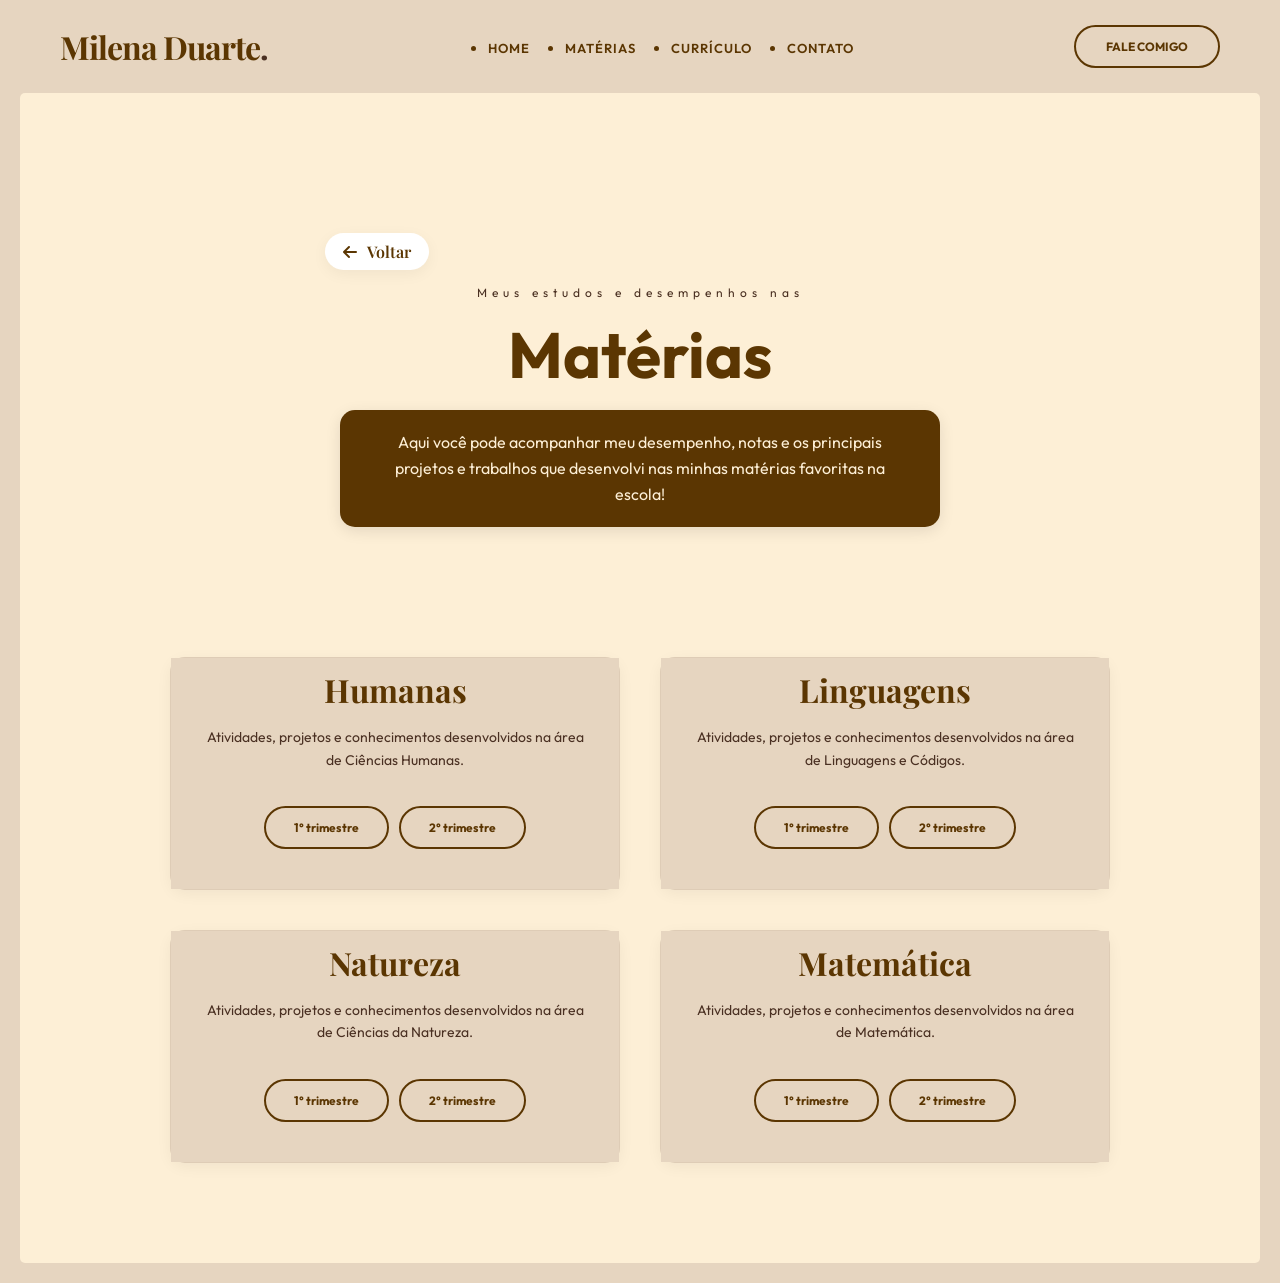
<file: matérias.html>
<!DOCTYPE html>
<html lang="pt-br">
<head>
    <meta charset="UTF-8">
    <meta name="viewport" content="width=device-width, initial-scale=1.0">
    <link rel="icon" type="image/png" href="favicon-32x32.png">
    <title>Matérias - Portfólio Milena</title>
    <!-- Fontes e Ícones -->
    <link href="https://fonts.googleapis.com/css2?family=Outfit:wght@300;400;500;600&family=Playfair+Display:ital,wght@0,400;0,700;1,400&display=swap" rel="stylesheet">
    <link rel="stylesheet" href="https://cdnjs.cloudflare.com/ajax/libs/font-awesome/6.0.0/css/all.min.css">
    <!-- Estilos globais -->
    <link rel="stylesheet" href="style.css">
    <link rel="stylesheet" href="matérias.css">
</head>
<body>
    <!-- Mesma Navbar da Home -->
    <header class="header">
        <nav class="navbar">
            <div class="container">
                <div class="logo">
                    <h1>Milena Duarte<span>.</span></h1>
                </div>
                <ul class="nav-links">
                    <li><a href="index.html#home">Home</a></li>
                    <li><a href="index.html#matérias">matérias</a></li>

                    <li><a href="index.html#servicos">Currículo</a></li>
                    <li><a href="index.html#contato">Contato</a></li>
                </ul>
                <a href="index.html#contato" class="ladygaga" style="margin-top: 0;">FALE COMIGO</a>
            </div>
        </nav>
    </header>

    <!-- Banner igual ao da Home, mas sem as fotos flutuando -->
    <section class="banner" style="height: auto; padding: 150px 0 80px 0;">
        <div class="container banner-content">
            <div class="banner-text">
                <a href="index.html#matérias" class="back-btn"><i class="fas fa-arrow-left"></i> Voltar</a>
                <p class="subtitle">Meus estudos e desempenhos nas</p>
                <!-- Título com a mesma fonte e estilo -->
                <h2 style="font-family: var(--font-title); font-size: 64px; color: var(--text-main); margin: 20px 0;">Matérias</h2>
                
                <!-- Caixa marrom de texto igual da home -->
                <p class="description">
                    Aqui você pode acompanhar meu desempenho, notas e os principais projetos e trabalhos que desenvolvi nas minhas matérias favoritas na escola!
                </p>
            </div>
        </div>
    </section>

    <!-- Seção de cards igual a da Home para listar as atividades -->
    <section class="cards-section" style="padding-top: 50px;">
        <div class="container cards-container" style="flex-wrap: wrap;">
            
            <!-- Área de Humanas -->
            <div class="card" style="margin-top: 0;">
                <div class="card-content" style="padding: 40px 30px;">
                    <h3 style="font-family: var(--font-main); font-size: 32px; margin-bottom: 15px; color: var(--text-main);">Humanas</h3>
                    <p style="color: var(--text-muted); line-height: 1.6; margin-bottom: 25px;">Atividades, projetos e conhecimentos desenvolvidos na área de Ciências Humanas.</p>
                    <div style="display: flex; gap: 10px; justify-content: center; flex-wrap: wrap;">
                        <a href="#" class="selenagomez open-modal-btn" data-modal="modalHumanas">1° trimestre</a>
                        <a href="#" class="selenagomez open-modal-btn" data-modal="modalHumanas2">2° trimestre</a>
                    </div>
                </div>
            </div>
            
            <!-- Área de Linguagens -->
            <div class="card" style="margin-top: 0;">
                <div class="card-content" style="padding: 40px 30px;">
                    <h3 style="font-family: var(--font-main); font-size: 32px; margin-bottom: 15px; color: var(--text-main);">Linguagens</h3>
                    <p style="color: var(--text-muted); line-height: 1.6; margin-bottom: 25px;">Atividades, projetos e conhecimentos desenvolvidos na área de Linguagens e Códigos.</p>
                    <div style="display: flex; gap: 10px; justify-content: center; flex-wrap: wrap;">
                        <a href="#" class="selenagomez open-modal-btn" data-modal="modalLinguagens">1° trimestre</a>
                        <a href="#" class="selenagomez open-modal-btn" data-modal="modalLinguagens2">2° trimestre</a>
                    </div>
                </div>
            </div>

            <!-- Área de Natureza -->
            <div class="card" style="margin-top: 0;">
                <div class="card-content" style="padding: 40px 30px;">
                    <h3 style="font-family: var(--font-main); font-size: 32px; margin-bottom: 15px; color: var(--text-main);">Natureza</h3>
                    <p style="color: var(--text-muted); line-height: 1.6; margin-bottom: 25px;">Atividades, projetos e conhecimentos desenvolvidos na área de Ciências da Natureza.</p>
                    <div style="display: flex; gap: 10px; justify-content: center; flex-wrap: wrap;">
                        <a href="#" class="selenagomez open-modal-btn" data-modal="modalNatureza">1° trimestre</a>
                        <a href="#" class="selenagomez open-modal-btn" data-modal="modalNatureza2">2° trimestre</a>
                    </div>
                </div>
            </div>

            <!-- Área de Matemática -->
            <div class="card" style="margin-top: 0;">
                <div class="card-content" style="padding: 40px 30px;">
                    <h3 style="font-family: var(--font-main); font-size: 32px; margin-bottom: 15px; color: var(--text-main);">Matemática</h3>
                    <p style="color: var(--text-muted); line-height: 1.6; margin-bottom: 25px;">Atividades, projetos e conhecimentos desenvolvidos na área de Matemática.</p>
                    <div style="display: flex; gap: 10px; justify-content: center; flex-wrap: wrap;">
                        <a href="#" class="selenagomez open-modal-btn" data-modal="modalMatematica">1° trimestre</a>
                        <a href="#" class="selenagomez open-modal-btn" data-modal="modalMatematica2">2° trimestre</a>
                    </div>
                </div>
            </div>

        </div>
    </section>

    <!-- Modal Humanas -->
    <div id="modalHumanas" class="modal-overlay">
        <div class="modal-box">
            <span class="close-modal">&times;</span>
            <div class="modal-content-bakery carousel-container" style="width: 100%; height: 100%;">
                <div class="carousel-slide active" style="display: flex; align-items: center; justify-content: space-between; height: 100%; width: 100%;">
                    <div class="hero-text-side">
                        <span class="badge" style="background: var(--bg-white); color: var(--accent-brown);">Escola</span>
                        <h2 class="hero-title" style="color: var(--bg-white); font-family: var(--font-title); font-size: 64px;">Geopolítica</h2>
                        <div class="hero-divider" style="background-color: var(--bg-white); height: 2px; width: 150px; margin: 15px 0;"></div>
                        <h3 class="hero-subtitle" style="color: var(--bg-white); font-family: var(--font-main); font-size: 24px; letter-spacing: 2px;">1° TRIMESTRE</h3>
                        <p class="hero-description" style="color: var(--bg-creme); font-family: var(--font-main); line-height: 1.6; margin-bottom: 20px;">
                            <strong>Habilidades Avaliadas: C1 ao C12</strong><br>
                            Descrição: comparar as diferentes realidades entre nações e compreender melhor sobre a condição geopolítica de cada país.<br>
                            <em>Feedback: Gostei da atividade!</em>
                        </p>
                        <div class="carousel-nav">
                            <button class="prev-slide"><i class="fas fa-chevron-left"></i></button>
                            <button class="next-slide"><i class="fas fa-chevron-right"></i></button>
                        </div>
                    </div>
                    <div class="hero-image-side" style="flex: 1.2; height: 100%; padding: 10px;">
                        <div style="position: relative; width: 100%; height: 100%; box-shadow: 0 4px 15px rgba(0,0,0,0.3); border-radius: 12px; overflow: hidden;">
                            <iframe loading="lazy" style="position: absolute; width: 100%; height: 100%; top: 0; left: 0; border: none; padding: 0; margin: 0;"
                                src="https://www.canva.com/design/DAHBNNaCgWs/2ESptS_kLNnj_gVEoGNiSg/view?embed" allowfullscreen="allowfullscreen" allow="fullscreen">
                            </iframe>
                        </div>
                    </div>
                </div>

                <!-- Slide 2 -->
                <div class="carousel-slide" style="display: none; align-items: center; justify-content: space-between; height: 100%; width: 100%;">
                    <div class="hero-text-side">
                        <span class="badge" style="background: var(--bg-white); color: var(--accent-brown);">Escola</span>
                        <h2 class="hero-title" style="color: var(--bg-white); font-family: var(--font-title); font-size: 54px;">Jornal de Humanas</h2>
                        <div class="hero-divider" style="background-color: var(--bg-white); height: 2px; width: 150px; margin: 15px 0;"></div>
                        <h3 class="hero-subtitle" style="color: var(--bg-white); font-family: var(--font-main); font-size: 24px; letter-spacing: 2px;">1° TRIMESTRE</h3>
                        <p class="hero-description" style="color: var(--bg-creme); font-family: var(--font-main); line-height: 1.6; margin-bottom: 20px;">
                            <strong>Habilidades Avaliadas: C3 - H15, H16, H20 - C6 - H39</strong><br>
                            <em>Feedback: Gostei da atividade!</em>
                        </p>
                        <div class="carousel-nav">
                            <button class="prev-slide"><i class="fas fa-chevron-left"></i></button>
                            <button class="next-slide"><i class="fas fa-chevron-right"></i></button>
                        </div>
                    </div>
                    <div class="hero-image-side" style="flex: 1.2; height: 100%; padding: 10px;">
                        <div style="position: relative; width: 100%; height: 100%; box-shadow: 0 4px 15px rgba(0,0,0,0.3); border-radius: 12px; overflow: hidden;">
                            <iframe loading="lazy" style="position: absolute; width: 100%; height: 100%; top: 0; left: 0; border: none; padding: 0; margin: 0;"
                                src="https://www.canva.com/design/DAHFtV-RA0Q/NtMPdIOu8FmTuL395tyRSg/view?embed" allowfullscreen="allowfullscreen" allow="fullscreen">
                            </iframe>
                        </div>
                    </div>
                </div>

                <!-- Slide 3 -->
                <div class="carousel-slide" style="display: none; align-items: center; justify-content: space-between; height: 100%; width: 100%;">
                    <div class="hero-text-side">
                        <span class="badge" style="background: var(--bg-white); color: var(--accent-brown);">Escola</span>
                        <h2 class="hero-title" style="color: var(--bg-white); font-family: var(--font-title); font-size: 48px;">Neocolonialismo</h2>
                        <div class="hero-divider" style="background-color: var(--bg-white); height: 2px; width: 150px; margin: 15px 0;"></div>
                        <h3 class="hero-subtitle" style="color: var(--bg-white); font-family: var(--font-main); font-size: 24px; letter-spacing: 2px;">1° TRIMESTRE</h3>
                        <p class="hero-description" style="color: var(--bg-creme); font-family: var(--font-main); line-height: 1.6; margin-bottom: 20px;">
                            Realizamos uma atividade que narra a trajetória histórica de um país colonizado após a 2ª Revolução Industrial. Utilizando uma sequência de cinco imagens editadas (fotos, mapas e desenhos). O objetivo foi compreender o impacto da colonização industrial na formação histórica do país escolhido.<br><br>
                            <strong>Habilidades avaliadas:</strong> C2 - H8, H10, H12
                        </p>
                        <div class="carousel-nav">
                            <button class="prev-slide"><i class="fas fa-chevron-left"></i></button>
                            <button class="next-slide"><i class="fas fa-chevron-right"></i></button>
                        </div>
                    </div>
                    <div class="hero-image-side" style="flex: 1.2; height: 100%; padding: 10px;">
                        <div style="position: relative; width: 100%; height: 100%; box-shadow: 0 4px 15px rgba(0,0,0,0.3); border-radius: 12px; overflow: hidden;">
                            <iframe loading="lazy" style="position: absolute; width: 100%; height: 100%; top: 0; left: 0; border: none; padding: 0; margin: 0;"
                                src="https://docs.google.com/document/d/e/2PACX-1vRp-RVqb4kRqk0qEvBmY3X5jUc7fZLixZrp4aADWWGnXBGPEalZgBbtFrfbR6ZR_pFqix8isJjzO9dw/pub?embedded=true" allowfullscreen="allowfullscreen">
                            </iframe>
                        </div>
                    </div>
                </div>
            </div>
        </div>
    </div>

    <!-- Modal Linguagens -->
    <div id="modalLinguagens" class="modal-overlay">
        <div class="modal-box">
            <span class="close-modal">&times;</span>
            <div class="modal-content-bakery carousel-container" style="width: 100%; height: 100%;">
                
                <!-- Slide 1: Atividade Canva -->
                <div class="carousel-slide active" style="display: flex; align-items: center; justify-content: space-between; height: 100%; width: 100%;">
                    <div class="hero-text-side">
                        <span class="badge" style="background: var(--bg-white); color: var(--accent-brown);">Linguagens</span>
                        <h2 class="hero-title" style="color: var(--bg-white); font-family: var(--font-title); font-size: 54px;">Jogo literário</h2>
                        <div class="hero-divider" style="background-color: var(--bg-white); height: 2px; width: 150px; margin: 15px 0;"></div>
                        <h3 class="hero-subtitle" style="color: var(--bg-white); font-family: var(--font-main); font-size: 24px; letter-spacing: 2px;">1° TRIMESTRE</h3>
                        <p class="hero-description" style="color: var(--bg-creme); font-family: var(--font-main); line-height: 1.6; margin-bottom: 20px;">
                            H15 - Produzir trabalhos individuais e coletivos, explorando materiais e técnicas
                            ligados ao universo das composições artísticas e de práticas corporais.
                        </p>
                        <div class="carousel-nav">
                            <button class="prev-slide"><i class="fas fa-chevron-left"></i></button>
                            <button class="next-slide"><i class="fas fa-chevron-right"></i></button>
                        </div>
                    </div>
                    <div class="hero-image-side" style="flex: 1.2; height: 100%; padding: 10px;">
                        <div style="position: relative; width: 100%; height: 100%; box-shadow: 0 4px 15px rgba(0,0,0,0.3); border-radius: 12px; overflow: hidden;">
                            <iframe loading="lazy" style="position: absolute; width: 100%; height: 100%; top: 0; left: 0; border: none; padding: 0; margin: 0;"
                                src="https://www.canva.com/design/DAHHldk70s0/hcP7WtjnN1vEa8Vg4MRlUg/view?embed" allowfullscreen="allowfullscreen" allow="fullscreen">
                            </iframe>
                        </div>
                    </div>
                </div>

                <!-- Slide 2 -->
                <div class="carousel-slide" style="display: none; align-items: center; justify-content: space-between; height: 100%; width: 100%;">
                    <div class="hero-text-side">
                        <span class="badge" style="background: var(--bg-white); color: var(--accent-brown);">Linguagens</span>
                        <h2 class="hero-title" style="color: var(--bg-white); font-family: var(--font-title); font-size: 48px;">Sociologia em Paixão segundo GH</h2>
                        <div class="hero-divider" style="background-color: var(--bg-white); height: 2px; width: 150px; margin: 15px 0;"></div>
                        <h3 class="hero-subtitle" style="color: var(--bg-white); font-family: var(--font-main); font-size: 24px; letter-spacing: 2px;">1° TRIMESTRE</h3>
                        <p class="hero-description" style="color: var(--bg-creme); font-family: var(--font-main); line-height: 1.6; margin-bottom: 20px;">
                            <strong>Habilidades Avaliadas: H4 e H22</strong><br>
                            Nessa atividade explicamos como funcionava a sociologia na Obra.<br>
                            <em>Feedback: Gostei bastante da atividade, foi bem legal fazer o vídeo.</em>
                        </p>
                        <div class="carousel-nav">
                            <button class="prev-slide"><i class="fas fa-chevron-left"></i></button>
                            <button class="next-slide"><i class="fas fa-chevron-right"></i></button>
                        </div>
                    </div>
                    <div class="hero-image-side" style="flex: 1.2; height: 100%; padding: 10px;">
                        <div style="position: relative; width: 100%; height: 100%; box-shadow: 0 4px 15px rgba(0,0,0,0.3); border-radius: 12px; overflow: hidden;">
                            <iframe loading="lazy" style="position: absolute; width: 100%; height: 100%; top: 0; left: 0; border: none; padding: 0; margin: 0;"
                                src="https://www.canva.com/design/DAHFCgcj82o/swzynf_V_P_vGalfOEu1ng/view?embed" allowfullscreen="allowfullscreen" allow="fullscreen">
                            </iframe>
                        </div>
                    </div>
                </div>

            </div>
        </div>
    </div>

    <!-- Modal Natureza -->
    <div id="modalNatureza" class="modal-overlay">
        <div class="modal-box">
            <span class="close-modal">&times;</span>
            <div class="modal-content-bakery carousel-container" style="width: 100%; height: 100%;">
                
                <!-- Slide 1 -->
                <div class="carousel-slide active" style="display: flex; align-items: center; justify-content: space-between; height: 100%; width: 100%;">
                    <div class="hero-text-side">
                        <span class="badge" style="background: var(--bg-white); color: var(--accent-brown);">Natureza</span>
                        <h2 class="hero-title" style="color: var(--bg-white); font-family: var(--font-title); font-size: 54px;">Meme Evolucionismo</h2>
                        <div class="hero-divider" style="background-color: var(--bg-white); height: 2px; width: 150px; margin: 15px 0;"></div>
                        <h3 class="hero-subtitle" style="color: var(--bg-white); font-family: var(--font-main); font-size: 24px; letter-spacing: 2px;">1° TRIMESTRE</h3>
                        <p class="hero-description" style="color: var(--bg-creme); font-family: var(--font-main); line-height: 1.6; margin-bottom: 20px; font-size: 14px;">
                            Este meme de quatro painéis faz uma paródia da teoria da evolução, sugerindo de forma humorística que a seleção natural também se aplica à música, com Darwin tocando guitarra e celebrando a "evolução dos acordes".<br><br>
                            <strong>Habilidades Avaliadas:</strong><br>
                            C3 - Determinar os impactos das ações humanas nos ambientes, identificando suas causas e propondo soluções para a sua redução.<br>
                            H15 - Comparar propostas de intervenção ambiental aplicando conhecimentos científicos e tecnológicos, observando os riscos e benefícios de sua implementação.<br>
                            H18 - Identificar situações de risco ambiental na cidade onde reside.
                        </p>
                        <div class="carousel-nav">
                            <button class="prev-slide"><i class="fas fa-chevron-left"></i></button>
                            <button class="next-slide"><i class="fas fa-chevron-right"></i></button>
                        </div>
                    </div>
                    <div class="hero-image-side" style="flex: 1.2; height: 100%; padding: 10px;">
                        <div style="position: relative; width: 100%; height: 100%; box-shadow: 0 4px 15px rgba(0,0,0,0.3); border-radius: 12px; overflow: hidden;">
                            <iframe loading="lazy" style="position: absolute; width: 100%; height: 100%; top: 0; left: 0; border: none; padding: 0; margin: 0;"
                                src="https://www.canva.com/design/DAHHrADb9U0/EYaJPSNi1sjMy3H8hu8s6g/view?embed" allowfullscreen="allowfullscreen" allow="fullscreen">
                            </iframe>
                        </div>
                    </div>
                </div>

                <!-- Slide 2 -->
                <div class="carousel-slide" style="display: none; align-items: center; justify-content: space-between; height: 100%; width: 100%;">
                    <div class="hero-text-side">
                        <span class="badge" style="background: var(--bg-white); color: var(--accent-brown);">Natureza</span>
                        <h2 class="hero-title" style="color: var(--bg-white); font-family: var(--font-title); font-size: 54px;">Seminário Natureza</h2>
                        <div class="hero-divider" style="background-color: var(--bg-white); height: 2px; width: 150px; margin: 15px 0;"></div>
                        <h3 class="hero-subtitle" style="color: var(--bg-white); font-family: var(--font-main); font-size: 24px; letter-spacing: 2px;">1° TRIMESTRE</h3>
                        <p class="hero-description" style="color: var(--bg-creme); font-family: var(--font-main); line-height: 1.6; margin-bottom: 20px;">
                            Para o nosso seminário sobre dependência energética global, investigamos se o mundo de hoje sobreviveria sem combustíveis fósseis. Analisamos os setores mais dependentes, as razões científicas para o seu uso massivo e as barreiras tecnológicas e estruturais para a transição. Por fim, debatemos as consequências de um fim abrupto do seu uso e se a nossa dependência é uma escolha ou uma inevitabilidade.<br><br>
                            <strong>Habilidades trabalhadas:</strong><br>
                            C1: Entender a ciência e a tecnologia como construções humanas<br>
                            C2: Aplicar conceitos científicos para explicar fenômenos do cotidiano<br>
                            H9: Compreender energia e suas transformações<br>
                            H11: Investigar, levantar hipóteses e tirar conclusões<br>
                            H1: Interpretar diferentes formas de informação (textos, gráficos, dados)
                        </p>
                        <div class="carousel-nav">
                            <button class="prev-slide"><i class="fas fa-chevron-left"></i></button>
                            <button class="next-slide"><i class="fas fa-chevron-right"></i></button>
                        </div>
                    </div>
                    <div class="hero-image-side" style="flex: 1.2; height: 100%; padding: 10px;">
                        <div style="position: relative; width: 100%; height: 100%; box-shadow: 0 4px 15px rgba(0,0,0,0.3); border-radius: 12px; overflow: hidden;">
                            <iframe loading="lazy" style="position: absolute; width: 100%; height: 100%; top: 0; left: 0; border: none; padding: 0; margin: 0;"
                                src="https://www.canva.com/design/DAHE886JkV4/qRw-Yb2ym9rOJY0XrYvXOg/view?embed" allowfullscreen="allowfullscreen" allow="fullscreen">
                            </iframe>
                        </div>
                    </div>
                </div>

                <!-- Slide 3 -->
                <div class="carousel-slide" style="display: none; align-items: center; justify-content: space-between; height: 100%; width: 100%;">
                    <div class="hero-text-side">
                        <span class="badge" style="background: var(--bg-white); color: var(--accent-brown);">Natureza</span>
                        <h2 class="hero-title" style="color: var(--bg-white); font-family: var(--font-title); font-size: 48px;">Relatório Experimental</h2>
                        <div class="hero-divider" style="background-color: var(--bg-white); height: 2px; width: 150px; margin: 15px 0;"></div>
                        <h3 class="hero-subtitle" style="color: var(--bg-white); font-family: var(--font-main); font-size: 24px; letter-spacing: 2px;">1° TRIMESTRE</h3>
                        <p class="hero-description" style="color: var(--bg-creme); font-family: var(--font-main); line-height: 1.6; margin-bottom: 20px;">
                            Fizemos um relatório sobre o experimento que realizamos em aula. O objetivo era ver quem conseguia mover uma pequena bolinha de metal, que estava equilibrada sobre uma superfície, ao longo de uma trajetória pré-definida no menor tempo possível. A regra principal e mais desafiadora era: não podíamos tocar na bolinha com nada.<br><br>
                            <strong>Habilidades Trabalhadas:</strong><br>
                            C1 - Compreender as ciências naturais e as tecnologias como construções humanas associadas à cultura dos povos e suas visões de mundo.<br>
                            H1 - Interpretar informações apresentadas em diferentes linguagens usadas nas Ciências, como texto discursivo, gráficos, tabelas, relações matemáticas, diagramas ou representação simbólica.<br>
                            C2 - Aplicar os conceitos fundamentais e estruturas procedimentais das Ciências da Natureza na explicação de fenômenos cotidianos, bem como dominar processos e práticas da investigação científica.<br>
                            H7 - Compreender os conceitos relacionados à Química nos seus diferentes ramos: Fisico-química, Química orgânica e Química Geral.<br>
                            H9 - Explicar os conceitos de energia, matéria, vida e transformação para explicar fenômenos naturais e procedimentos tecnológicos.<br>
                            H11 - Empregar procedimentos e práticas de observação, levantamento de hipótese, experimentação, coleta de dados e conclusões para resolução de problemas relacionados às Ciências da Natureza.<br>
                            H12 - Relacionar informações para construir modelos em ciência e tecnologia.
                        </p>
                        <div class="carousel-nav">
                            <button class="prev-slide"><i class="fas fa-chevron-left"></i></button>
                            <button class="next-slide"><i class="fas fa-chevron-right"></i></button>
                        </div>
                    </div>
                    <div class="hero-image-side" style="flex: 1.2; height: 100%; padding: 10px;">
                        <div style="position: relative; width: 100%; height: 100%; box-shadow: 0 4px 15px rgba(0,0,0,0.3); border-radius: 12px; overflow: hidden;">
                            <iframe loading="lazy" style="position: absolute; width: 100%; height: 100%; top: 0; left: 0; border: none; padding: 0; margin: 0;"
                                src="https://docs.google.com/document/d/e/2PACX-1vSi76MOP3SXeP88tvapqcnMth-KpHMEt38pknFovq1ppJgQSNk24oaT7CAfjEFFzpF_gKPSrvduByRP/pub?embedded=true" allowfullscreen="allowfullscreen">
                            </iframe>
                        </div>
                    </div>
                </div>

            </div>
        </div>
    </div>

    <!-- Modal Matemática -->
    <div id="modalMatematica" class="modal-overlay">
        <div class="modal-box">
            <span class="close-modal">&times;</span>
            <div class="modal-content-bakery carousel-container" style="width: 100%; height: 100%;">
                <div class="carousel-slide active" style="display: flex; align-items: center; justify-content: space-between; height: 100%; width: 100%;">
                    <div class="hero-text-side">
                        <span class="badge" style="background: var(--bg-white); color: var(--accent-brown);">Matemática</span>
                        <h2 class="hero-title" style="color: var(--bg-white); font-family: var(--font-title); font-size: 54px;">Jogo Matemático</h2>
                        <div class="hero-divider" style="background-color: var(--bg-white); height: 2px; width: 150px; margin: 15px 0;"></div>
                        <h3 class="hero-subtitle" style="color: var(--bg-white); font-family: var(--font-main); font-size: 24px; letter-spacing: 2px;">1° TRIMESTRE</h3>
                        <p class="hero-description" style="color: var(--bg-creme); font-family: var(--font-main); line-height: 1.6; margin-bottom: 20px;">
                            O objetivo dessa atividade foi tirar a matemática do papel e levar para a mesa de jogo. A ideia foi usar a Análise Combinatória e a Probabilidade não como fórmulas chatas, mas como "superpoderes" para criar estratégias, calcular riscos e tentar vencer o sistema, exatamente como os personagens fazem nos filmes de cassino.<br><br>
                            <strong>Habilidades trabalhadas:</strong><br>
                            C5: Aplicar o pensamento probabilístico para quantificar e fazer previsões em situações aplicadas a diferentes áreas do conhecimento e da vida cotidiana.<br>
                            H30: Identificar dados, regularidades e relações numa situação que envolva o raciocínio combinatório, utilizando os processos de contagem.<br>
                            H31: Reconhecer fenômenos e eventos (naturais, científicos, tecnológicos e/ou sociais) de caráter aleatório, compreendendo o significado e a importância da probabilidade como meio de prever resultados.
                        </p>
                        <div class="carousel-nav">
                            <button class="prev-slide"><i class="fas fa-chevron-left"></i></button>
                            <button class="next-slide"><i class="fas fa-chevron-right"></i></button>
                        </div>
                    </div>
                    <div class="hero-image-side" style="flex: 1.2; height: 100%; padding: 10px;">
                        <div style="position: relative; width: 100%; height: 100%; box-shadow: 0 4px 15px rgba(0,0,0,0.3); border-radius: 12px; overflow: hidden;">
                            <iframe loading="lazy" style="position: absolute; width: 100%; height: 100%; top: 0; left: 0; border: none; padding: 0; margin: 0;"
                                src="https://www.canva.com/design/DAHHlZabhkA/7Y9Kqmqd7ymQA2wkbePH-A/view?embed" allowfullscreen="allowfullscreen" allow="fullscreen">
                            </iframe>
                        </div>
                    </div>
                </div>

                <!-- Slide 2 -->
                <div class="carousel-slide" style="display: none; align-items: center; justify-content: space-between; height: 100%; width: 100%;">
                    <div class="hero-text-side">
                        <span class="badge" style="background: var(--bg-white); color: var(--accent-brown);">Matemática</span>
                        <h2 class="hero-title" style="color: var(--bg-white); font-family: var(--font-title); font-size: 48px;">Análise: Quebrando a Banca</h2>
                        <div class="hero-divider" style="background-color: var(--bg-white); height: 2px; width: 150px; margin: 15px 0;"></div>
                        <h3 class="hero-subtitle" style="color: var(--bg-white); font-family: var(--font-main); font-size: 24px; letter-spacing: 2px;">1° TRIMESTRE</h3>
                        <p class="hero-description" style="color: var(--bg-creme); font-family: var(--font-main); line-height: 1.6; margin-bottom: 20px;">
                            O objetivo dessa atividade foi analisar o filme "Quebrando a Banca" sob a ótica da matemática aplicada. A ideia foi identificar como a Análise Combinatória e a Probabilidade saem dos livros e entram nas mesas de cassino, transformando o jogo de azar em um jogo de estratégia e lógica, além de discutir a ética e as consequências por trás dessas escolhas.<br><br>
                            <strong>Habilidades trabalhadas:</strong><br>
                            C5 - Aplicar o pensamento probabilístico para quantificar e fazer previsões em situações aplicadas a diferentes áreas do conhecimento e da vida cotidiana.<br>
                            H31 - Reconhecer fenômenos e eventos (naturais, científicos, tecnológicos e/ou sociais) de caráter aleatório, compreendendo o significado e a importância da probabilidade como meio de prever resultados.<br>
                            H32 - Identificar em diferentes áreas científicas e outras atividades práticas modelos e problemas que fazem uso de estatísticas e probabilidades.
                        </p>
                        <div class="carousel-nav">
                            <button class="prev-slide"><i class="fas fa-chevron-left"></i></button>
                            <button class="next-slide"><i class="fas fa-chevron-right"></i></button>
                        </div>
                    </div>
                    <div class="hero-image-side" style="flex: 1.2; height: 100%; padding: 10px;">
                        <div style="position: relative; width: 100%; height: 100%; box-shadow: 0 4px 15px rgba(0,0,0,0.3); border-radius: 12px; overflow: hidden;">
                            <iframe loading="lazy" style="position: absolute; width: 100%; height: 100%; top: 0; left: 0; border: none; padding: 0; margin: 0;"
                                src="https://docs.google.com/document/d/e/2PACX-1vSw8S8vr-byOZRCy2pz9ZwPNwVkJt3bcrhqGnLv4efZRYhojTaKjORlYo0Ccz-iH7KNO3cOsWiWpBCF/pub?embedded=true" allowfullscreen="allowfullscreen">
                            </iframe>
                        </div>
                    </div>
                </div>
            </div>
        </div>
    </div>
    <!-- Modal Humanas 2° Trimestre -->
    <div id="modalHumanas2" class="modal-overlay">
        <div class="modal-box">
            <span class="close-modal">&times;</span>
            <div class="modal-content-bakery carousel-container" style="width: 100%; height: 100%;">
                
                <!-- Slide 1 -->
                <div class="carousel-slide active" style="display: flex; align-items: center; justify-content: space-between; height: 100%; width: 100%;">
                    <div class="hero-text-side">
                        <span class="badge" style="background: var(--bg-white); color: var(--accent-brown);">Humanas</span>
                        <h2 class="hero-title" style="color: var(--bg-white); font-family: var(--font-title); font-size: 44px;">Dossiê histórico - Ideologia Naz.</h2>
                        <div class="hero-divider" style="background-color: var(--bg-white); height: 2px; width: 150px; margin: 15px 0;"></div>
                        <h3 class="hero-subtitle" style="color: var(--bg-white); font-family: var(--font-main); font-size: 24px; letter-spacing: 2px;">2° TRIMESTRE</h3>
                        <p class="hero-description" style="color: var(--bg-creme); font-family: var(--font-main); line-height: 1.6; margin-bottom: 20px;">
                            <strong>Habilidades:</strong> Não comentadas.<br><br>
                            Nesta atividade, fomos desafiados a escolher um dos 18 temas fundamentais da Segunda Guerra Mundial e realizar uma pesquisa aprofundada, produzindo um dossiê histórico e analisando uma fonte primária relacionada ao tema. Nosso grupo escolheu estudar a ideologia nazista, buscando compreender suas características, ideias e impactos durante o período.
                        </p>
                        <div class="carousel-nav">
                            <button class="prev-slide"><i class="fas fa-chevron-left"></i></button>
                            <button class="next-slide"><i class="fas fa-chevron-right"></i></button>
                        </div>
                    </div>
                    <div class="hero-image-side" style="flex: 1.2; height: 100%; padding: 10px; display: flex; flex-direction: column; justify-content: center;">
                        <div style="position: relative; width: 100%; height: 0; padding-top: 56.2500%; padding-bottom: 0; box-shadow: 0 2px 8px 0 rgba(63,69,81,0.16); margin-top: 0; margin-bottom: 0.9em; overflow: hidden; border-radius: 8px; will-change: transform;">
                            <iframe loading="lazy" style="position: absolute; width: 100%; height: 100%; top: 0; left: 0; border: none; padding: 0; margin: 0;"
                                src="https://www.canva.com/design/DAHOP3OLD1M/8yXNaXczRjYjUCd7t6et5w/view?embed" allowfullscreen="allowfullscreen" allow="fullscreen">
                            </iframe>
                        </div>
                        <a href="https://www.canva.com/design/DAHOP3OLD1M/8yXNaXczRjYjUCd7t6et5w/view?utm_content=DAHOP3OLD1M&amp;utm_campaign=designshare&amp;utm_medium=embeds&amp;utm_source=link" target="_blank" rel="noopener" style="color: var(--bg-white); text-decoration: underline; font-size: 14px;">Naz</a>
                    </div>
                </div>

                <!-- Slide 2 -->
                <div class="carousel-slide" style="display: none; align-items: center; justify-content: space-between; height: 100%; width: 100%;">
                    <div class="hero-text-side">
                        <span class="badge" style="background: var(--bg-white); color: var(--accent-brown);">Humanas</span>
                        <h2 class="hero-title" style="color: var(--bg-white); font-family: var(--font-title); font-size: 54px;">Vidas apagadas</h2>
                        <div class="hero-divider" style="background-color: var(--bg-white); height: 2px; width: 150px; margin: 15px 0;"></div>
                        <h3 class="hero-subtitle" style="color: var(--bg-white); font-family: var(--font-main); font-size: 24px; letter-spacing: 2px;">2° TRIMESTRE</h3>
                        <p class="hero-description" style="color: var(--bg-creme); font-family: var(--font-main); line-height: 1.6; margin-bottom: 20px;">
                            <strong>Habilidades:</strong> H30, H39 e H40<br><br>
                            Nesta atividade, fomos desafiados a realizar uma apresentação oral com tema livre sobre um tema relacionado à sociedade e à política. Nosso grupo escolheu abordar os desaparecimentos políticos durante a Ditadura Militar brasileira, destacando também o papel da Comissão Nacional da Verdade (CNV) na investigação e na busca por informações sobre essas pessoas.<br><br>
                            <em>Feedback: Foi o MELHOR trabalho que ja pesquisei e apresentei, tema super interessante e pude aprender muito sobre a CNV. Gostaria de agradecer o prof. Marcus e principalmente ao prof. Lucas por me apresentar repertórios para adicionar a minha apresentação. Muito boa essa atividade e espero de verdade que esses tipos de trabalho com o tema livre seja sempre feito com todas as turmas da escola SESI.</em>
                        </p>
                        <div class="carousel-nav">
                            <button class="prev-slide"><i class="fas fa-chevron-left"></i></button>
                            <button class="next-slide"><i class="fas fa-chevron-right"></i></button>
                        </div>
                    </div>
                    <div class="hero-image-side" style="flex: 1.2; height: 100%; padding: 10px; display: flex; flex-direction: column; justify-content: center;">
                        <div style="position: relative; width: 100%; height: 0; padding-top: 56.2500%; padding-bottom: 0; box-shadow: 0 2px 8px 0 rgba(63,69,81,0.16); margin-top: 0; margin-bottom: 0.9em; overflow: hidden; border-radius: 8px; will-change: transform;">
                            <iframe loading="lazy" style="position: absolute; width: 100%; height: 100%; top: 0; left: 0; border: none; padding: 0; margin: 0;"
                                src="https://www.canva.com/design/DAHSLI6hiL0/ST9PwLrvUy0aalq_cGQk0Q/view?embed" allowfullscreen="allowfullscreen" allow="fullscreen">
                            </iframe>
                        </div>
                        <a href="https://www.canva.com/design/DAHSLI6hiL0/ST9PwLrvUy0aalq_cGQk0Q/view?utm_content=DAHSLI6hiL0&amp;utm_campaign=designshare&amp;utm_medium=embeds&amp;utm_source=link" target="_blank" rel="noopener" style="color: var(--bg-white); text-decoration: underline; font-size: 14px;">Vidas Apagadas de Milena Duarte de Freitas</a>
                    </div>
                </div>

                <!-- Slide 3 -->
                <div class="carousel-slide" style="display: none; align-items: center; justify-content: space-between; height: 100%; width: 100%;">
                    <div class="hero-text-side">
                        <span class="badge" style="background: var(--bg-white); color: var(--accent-brown);">Humanas</span>
                        <h2 class="hero-title" style="color: var(--bg-white); font-family: var(--font-title); font-size: 48px;">Cinema e totalitarismo</h2>
                        <div class="hero-divider" style="background-color: var(--bg-white); height: 2px; width: 150px; margin: 15px 0;"></div>
                        <h3 class="hero-subtitle" style="color: var(--bg-white); font-family: var(--font-main); font-size: 24px; letter-spacing: 2px;">2° TRIMESTRE</h3>
                        <p class="hero-description" style="color: var(--bg-creme); font-family: var(--font-main); line-height: 1.6; margin-bottom: 20px;">
                            <strong>Habilidades:</strong> H10, H22, H26 e H27<br><br>
                            Nesta atividade, fomos desafiados a escolher um filme que apresentasse características de regimes totalitários e relacioná-lo aos conteúdos estudados em sala. Nosso grupo escolheu Maze Runner, analisando sua história, os comportamentos de controle e as situações de manipulação presentes no filme.
                        </p>
                        <div class="carousel-nav">
                            <button class="prev-slide"><i class="fas fa-chevron-left"></i></button>
                            <button class="next-slide"><i class="fas fa-chevron-right"></i></button>
                        </div>
                    </div>
                    <div class="hero-image-side" style="flex: 1.2; height: 100%; padding: 10px; display: flex; flex-direction: column; justify-content: center;">
                        <div style="position: relative; width: 100%; height: 0; padding-top: 56.2500%; padding-bottom: 0; box-shadow: 0 2px 8px 0 rgba(63,69,81,0.16); margin-top: 0; margin-bottom: 0; overflow: hidden; border-radius: 8px; will-change: transform;">
                            <iframe loading="lazy" style="position: absolute; width: 100%; height: 100%; top: 0; left: 0; border: none; padding: 0; margin: 0;"
                                src="https://www.canva.com/design/DAHKN-Gc3hQ/quRFOhe7i4a8viN8HV2qhA/view?embed" allowfullscreen="allowfullscreen" allow="fullscreen">
                            </iframe>
                        </div>
                    </div>
                </div>

            </div>
        </div>
    </div>

    <!-- Modal Linguagens 2° Trimestre -->
    <div id="modalLinguagens2" class="modal-overlay">
        <div class="modal-box">
            <span class="close-modal">&times;</span>
            <div class="modal-content-bakery carousel-container" style="width: 100%; height: 100%;">
                
                <!-- Slide 1 -->
                <div class="carousel-slide active" style="display: flex; align-items: center; justify-content: space-between; height: 100%; width: 100%;">
                    <div class="hero-text-side">
                        <span class="badge" style="background: var(--bg-white); color: var(--accent-brown);">Linguagens</span>
                        <h2 class="hero-title" style="color: var(--bg-white); font-family: var(--font-title); font-size: 54px;">Vídeo Manifesto</h2>
                        <div class="hero-divider" style="background-color: var(--bg-white); height: 2px; width: 150px; margin: 15px 0;"></div>
                        <h3 class="hero-subtitle" style="color: var(--bg-white); font-family: var(--font-main); font-size: 24px; letter-spacing: 2px;">2° TRIMESTRE</h3>
                        <p class="hero-description" style="color: var(--bg-creme); font-family: var(--font-main); line-height: 1.6; margin-bottom: 20px;">
                            <strong>Habilidades:</strong> H3 e H24<br><br>
                            Nesta atividade, fomos desafiados a criar um Vídeo Manifesto com o objetivo de promover a conscientização sobre temas atuais. Nosso grupo escolheu abordar as redes sociais e como o uso excessivo delas pode prejudicar nossas relações sociais, desenvolvendo um roteiro, gravando os conteúdos e realizando a edição do vídeo.
                        </p>
                        <div class="carousel-nav">
                            <button class="prev-slide"><i class="fas fa-chevron-left"></i></button>
                            <button class="next-slide"><i class="fas fa-chevron-right"></i></button>
                        </div>
                    </div>
                    <div class="hero-image-side" style="flex: 1.2; height: 100%; padding: 10px; display: flex; flex-direction: column; justify-content: center;">
                        <div style="position: relative; width: 100%; aspect-ratio: 9/16; max-height: 85%; box-shadow: 0 4px 15px rgba(0,0,0,0.3); border-radius: 12px; overflow: hidden; margin: 0 auto;">
                            <iframe src="https://www.youtube.com/embed/O736ISMCq7s" title="Vídeo Manifesto - YouTube Short" frameborder="0" style="position: absolute; width: 100%; height: 100%; top: 0; left: 0;" allow="accelerometer; autoplay; clipboard-write; encrypted-media; gyroscope; picture-in-picture; web-share" referrerpolicy="strict-origin-when-cross-origin" allowfullscreen></iframe>
                        </div>
                        <a href="https://youtube.com/shorts/O736ISMCq7s?si=uSN_J8Oljy6JR9ZX" target="_blank" rel="noopener" style="color: var(--bg-white); text-decoration: underline; font-size: 14px; margin-top: 10px; text-align: center;">Assistir no YouTube</a>
                    </div>
                </div>

                <!-- Slide 2 -->
                <div class="carousel-slide" style="display: none; align-items: center; justify-content: space-between; height: 100%; width: 100%;">
                    <div class="hero-text-side">
                        <span class="badge" style="background: var(--bg-white); color: var(--accent-brown);">Linguagens</span>
                        <h2 class="hero-title" style="color: var(--bg-white); font-family: var(--font-title); font-size: 42px;">What Kind of Art Do You Consume?</h2>
                        <div class="hero-divider" style="background-color: var(--bg-white); height: 2px; width: 150px; margin: 15px 0;"></div>
                        <h3 class="hero-subtitle" style="color: var(--bg-white); font-family: var(--font-main); font-size: 24px; letter-spacing: 2px;">2° TRIMESTRE</h3>
                        <p class="hero-description" style="color: var(--bg-creme); font-family: var(--font-main); line-height: 1.6; margin-bottom: 20px;">
                            <strong>Habilidades:</strong> H25<br><br>
                            Nesta atividade, fomos desafiados a apresentar, em inglês, três coisas que mais gostamos: nosso artista favorito, nosso filme favorito e nossa música favorita. Para cada um, pesquisamos sua história, características e informações importantes, além de explicar nossas escolhas e opiniões pessoais. A atividade também teve como objetivo praticar a Língua Inglesa, especialmente o uso do Simple Past.
                        </p>
                        <div class="carousel-nav">
                            <button class="prev-slide"><i class="fas fa-chevron-left"></i></button>
                            <button class="next-slide"><i class="fas fa-chevron-right"></i></button>
                        </div>
                    </div>
                    <div class="hero-image-side" style="flex: 1.2; height: 100%; padding: 10px;">
                        <div style="position: relative; width: 100%; height: 100%; box-shadow: 0 4px 15px rgba(0,0,0,0.3); border-radius: 12px; overflow: hidden;">
                            <iframe loading="lazy" style="position: absolute; width: 100%; height: 100%; top: 0; left: 0; border: none; padding: 0; margin: 0;"
                                src="https://docs.google.com/document/d/e/2PACX-1vSyLORJ9IOmELVDvfH3ikyQdV0PlrzDxr0THxlHXC70nL7aHE1w78KJeNfN5qmqvdrb3xUT2o_c05fw/pub?embedded=true" allowfullscreen="allowfullscreen">
                            </iframe>
                        </div>
                    </div>
                </div>

                <!-- Slide 3 -->
                <div class="carousel-slide" style="display: none; align-items: center; justify-content: space-between; height: 100%; width: 100%;">
                    <div class="hero-text-side">
                        <span class="badge" style="background: var(--bg-white); color: var(--accent-brown);">Linguagens</span>
                        <h2 class="hero-title" style="color: var(--bg-white); font-family: var(--font-title); font-size: 54px;">Nota Red1000</h2>
                        <div class="hero-divider" style="background-color: var(--bg-white); height: 2px; width: 150px; margin: 15px 0;"></div>
                        <h3 class="hero-subtitle" style="color: var(--bg-white); font-family: var(--font-main); font-size: 24px; letter-spacing: 2px;">2° TRIMESTRE</h3>
                        <p class="hero-description" style="color: var(--bg-creme); font-family: var(--font-main); line-height: 1.6; margin-bottom: 20px;">
                            <strong>Habilidades:</strong> Redação<br><br>
                            <strong>Tema:</strong> Desafios para a ampliação de serviços públicos no Brasil
                        </p>
                        <div class="carousel-nav">
                            <button class="prev-slide"><i class="fas fa-chevron-left"></i></button>
                            <button class="next-slide"><i class="fas fa-chevron-right"></i></button>
                        </div>
                    </div>
                    <div class="hero-image-side" style="flex: 1.2; height: 100%; padding: 10px;">
                        <div style="position: relative; width: 100%; height: 100%; box-shadow: 0 4px 15px rgba(0,0,0,0.3); border-radius: 12px; overflow: hidden; display: flex; align-items: center; justify-content: center; background: rgba(0,0,0,0.2);">
                            <img src="redacao1000.png" alt="Comprovante Red1000 - Desafios para a ampliação de serviços públicos no Brasil" style="width: 100%; height: 100%; object-fit: contain;">
                        </div>
                    </div>
                </div>

            </div>
        </div>
    </div>

    <!-- Modal Natureza 2° Trimestre -->
    <div id="modalNatureza2" class="modal-overlay">
        <div class="modal-box">
            <span class="close-modal">&times;</span>
            <div class="modal-content-bakery carousel-container" style="width: 100%; height: 100%;">
                
                <!-- Slide 1 -->
                <div class="carousel-slide active" style="display: flex; align-items: center; justify-content: space-between; height: 100%; width: 100%;">
                    <div class="hero-text-side">
                        <span class="badge" style="background: var(--bg-white); color: var(--accent-brown);">Natureza</span>
                        <h2 class="hero-title" style="color: var(--bg-white); font-family: var(--font-title); font-size: 54px;">Mural interativo</h2>
                        <div class="hero-divider" style="background-color: var(--bg-white); height: 2px; width: 150px; margin: 15px 0;"></div>
                        <h3 class="hero-subtitle" style="color: var(--bg-white); font-family: var(--font-main); font-size: 24px; letter-spacing: 2px;">2° TRIMESTRE</h3>
                        <p class="hero-description" style="color: var(--bg-creme); font-family: var(--font-main); line-height: 1.6; margin-bottom: 20px;">
                            <strong>Habilidades trabalhadas:</strong> C2, H11, C3, H15, H18, C4<br><br>
                            Nesta atividade avaliativa, fomos desafiados a transformar conhecimentos científicos em uma exposição interativa sobre a relação entre meio ambiente e saúde. Por meio de pesquisas, análise de informações e produção de materiais visuais, fomos incentivados a construir coletivamente um painel científico (mural), com o objetivo de informar, conscientizar e envolver a comunidade escolar, demonstrando como os fatores ambientais influenciam a saúde da população.<br><br>
                            <em>Feedback: Gostei da atividade</em>
                        </p>
                        <div class="carousel-nav">
                            <button class="prev-slide"><i class="fas fa-chevron-left"></i></button>
                            <button class="next-slide"><i class="fas fa-chevron-right"></i></button>
                        </div>
                    </div>
                    <div class="hero-image-side" style="flex: 1.2; height: 100%; padding: 10px;">
                        <div class="image-slider-box" style="width: 100%; height: 100%; max-height: 100%; border-radius: 12px; overflow: hidden; background-color: rgba(0,0,0,0.2);">
                            <div class="slider-slides">
                                <img src="fotoprincipazcartaz.jpg" class="active" alt="Foto Principal Cartaz" style="width: 100%; height: 100%; object-fit: contain;">
                                <img src="fotocartaz1.jpg" alt="Foto Cartaz 1" style="width: 100%; height: 100%; object-fit: contain;">
                                <img src="fotocartaz2.jpg" alt="Foto Cartaz 2" style="width: 100%; height: 100%; object-fit: contain;">
                            </div>
                            <button class="slider-btn prev-btn"><i class="fas fa-chevron-left"></i></button>
                            <button class="slider-btn next-btn"><i class="fas fa-chevron-right"></i></button>
                        </div>
                    </div>
                </div>

                <!-- Slide 2 -->
                <div class="carousel-slide" style="display: none; align-items: center; justify-content: space-between; height: 100%; width: 100%;">
                    <div class="hero-text-side">
                        <span class="badge" style="background: var(--bg-white); color: var(--accent-brown);">Natureza</span>
                        <h2 class="hero-title" style="color: var(--bg-white); font-family: var(--font-title); font-size: 48px;">Estequiometria na Indústria.</h2>
                        <div class="hero-divider" style="background-color: var(--bg-white); height: 2px; width: 150px; margin: 15px 0;"></div>
                        <h3 class="hero-subtitle" style="color: var(--bg-white); font-family: var(--font-main); font-size: 24px; letter-spacing: 2px;">2° TRIMESTRE</h3>
                        <p class="hero-description" style="color: var(--bg-creme); font-family: var(--font-main); line-height: 1.6; margin-bottom: 20px;">
                            <strong>Habilidades:</strong> C2, H6, H7 e H9<br><br>
                            Nesta atividade, fomos desafiados a compreender a aplicação da estequiometria na produção de amônia e fertilizantes. Pesquisamos sobre o processo de produção, realizamos cálculos e analisamos seus impactos ambientais, conhecendo também a proposta da amônia verde.<br><br>
                            <em>Feedback: Gostei de apresentar a atividade.</em>
                        </p>
                        <div class="carousel-nav">
                            <button class="prev-slide"><i class="fas fa-chevron-left"></i></button>
                            <button class="next-slide"><i class="fas fa-chevron-right"></i></button>
                        </div>
                    </div>
                    <div class="hero-image-side" style="flex: 1.2; height: 100%; padding: 10px;">
                        <div style="position: relative; width: 100%; height: 100%; box-shadow: 0 4px 15px rgba(0,0,0,0.3); border-radius: 12px; overflow: hidden;">
                            <iframe loading="lazy" style="position: absolute; width: 100%; height: 100%; top: 0; left: 0; border: none; padding: 0; margin: 0;"
                                src="https://docs.google.com/presentation/d/1PP6rtpkZESYy-2FXLp2biMx3H0_EM0-kxCwVA6ngGbk/embed?start=false&loop=false&delayms=3000" allowfullscreen="allowfullscreen">
                            </iframe>
                        </div>
                    </div>
                </div>

                <!-- Slide 3 -->
                <div class="carousel-slide" style="display: none; align-items: center; justify-content: space-between; height: 100%; width: 100%;">
                    <div class="hero-text-side">
                        <span class="badge" style="background: var(--bg-white); color: var(--accent-brown);">Natureza</span>
                        <h2 class="hero-title" style="color: var(--bg-white); font-family: var(--font-title); font-size: 54px;">Cartilha</h2>
                        <div class="hero-divider" style="background-color: var(--bg-white); height: 2px; width: 150px; margin: 15px 0;"></div>
                        <h3 class="hero-subtitle" style="color: var(--bg-white); font-family: var(--font-main); font-size: 24px; letter-spacing: 2px;">2° TRIMESTRE</h3>
                        <p class="hero-description" style="color: var(--bg-creme); font-family: var(--font-main); line-height: 1.6; margin-bottom: 20px;">
                            <strong>Habilidades:</strong> C1, H3, H4, C2, H12, C4, H23<br><br>
                            <em>Feedback: Gostei da atividade.</em>
                        </p>
                        <div class="carousel-nav">
                            <button class="prev-slide"><i class="fas fa-chevron-left"></i></button>
                            <button class="next-slide"><i class="fas fa-chevron-right"></i></button>
                        </div>
                    </div>
                    <div class="hero-image-side" style="flex: 1.2; height: 100%; padding: 10px; display: flex; flex-direction: column; justify-content: center;">
                        <div style="position: relative; width: 100%; height: 0; padding-top: 70.4762%; padding-bottom: 0; box-shadow: 0 2px 8px 0 rgba(63,69,81,0.16); margin-top: 0; margin-bottom: 0.9em; overflow: hidden; border-radius: 8px; will-change: transform;">
                            <iframe loading="lazy" style="position: absolute; width: 100%; height: 100%; top: 0; left: 0; border: none; padding: 0; margin: 0;"
                                src="https://www.canva.com/design/DAHS9FJTlm4/Hq79Ch78DTZQBuXE3lrDzQ/view?embed" allowfullscreen="allowfullscreen" allow="fullscreen">
                            </iframe>
                        </div>
                        <a href="https://www.canva.com/design/DAHS9FJTlm4/Hq79Ch78DTZQBuXE3lrDzQ/view?utm_content=DAHS9FJTlm4&amp;utm_campaign=designshare&amp;utm_medium=embeds&amp;utm_source=link" target="_blank" rel="noopener" style="color: var(--bg-white); text-decoration: underline; font-size: 14px;">Cartilha de Milena Duarte de Freitas</a>
                    </div>
                </div>

            </div>
        </div>
    </div>

    <!-- Modal Matemática 2° Trimestre -->
    <div id="modalMatematica2" class="modal-overlay">
        <div class="modal-box">
            <span class="close-modal">&times;</span>
            <div class="modal-content-bakery carousel-container" style="width: 100%; height: 100%;">
                
                <!-- Slide 1 -->
                <div class="carousel-slide active" style="display: flex; align-items: center; justify-content: space-between; height: 100%; width: 100%;">
                    <div class="hero-text-side">
                        <span class="badge" style="background: var(--bg-white); color: var(--accent-brown);">Matemática</span>
                        <h2 class="hero-title" style="color: var(--bg-white); font-family: var(--font-title); font-size: 54px;">Detetive de Dados</h2>
                        <div class="hero-divider" style="background-color: var(--bg-white); height: 2px; width: 150px; margin: 15px 0;"></div>
                        <h3 class="hero-subtitle" style="color: var(--bg-white); font-family: var(--font-main); font-size: 24px; letter-spacing: 2px;">2° TRIMESTRE</h3>
                        <p class="hero-description" style="color: var(--bg-creme); font-family: var(--font-main); line-height: 1.6; margin-bottom: 20px;">
                            <strong>Habilidades:</strong> C4, H27, H28 e H29<br><br>
                            Elaboração e aplicação de uma pesquisa estatística quantitativa com uma amostra de 32 pessoas. O estudo analisou quanto tempo as pessoas passam no celular antes de dormir, culminando na construção de gráficos explicativos e tabelas de frequência.<br><br>
                            <em>Feedback: Gostei de realizar as pesquisas.</em>
                        </p>
                        <div class="carousel-nav" style="display: none;">
                            <button class="prev-slide"><i class="fas fa-chevron-left"></i></button>
                            <button class="next-slide"><i class="fas fa-chevron-right"></i></button>
                        </div>
                    </div>
                    <div class="hero-image-side" style="flex: 1.2; height: 100%; padding: 10px;">
                        <div style="position: relative; width: 100%; height: 100%; box-shadow: 0 4px 15px rgba(0,0,0,0.3); border-radius: 12px; overflow: hidden;">
                            <iframe src="https://docs.google.com/presentation/d/e/2PACX-1vQhblLsLGCdBmX6kgqJDdAuFglH1oK0dMz2WoUTlvewtpJTSTn7XoAI72UyFTAcQa3QTqRRCPF9JKYB/pubembed?start=false&loop=false&delayms=3000" frameborder="0" style="position: absolute; width: 100%; height: 100%; top: 0; left: 0;" allowfullscreen="true" mozallowfullscreen="true" webkitallowfullscreen="true"></iframe>
                        </div>
                    </div>
                </div>

            </div>
        </div>
    </div>
    <script src="script.js"></script>
</body>
</html>
</file>
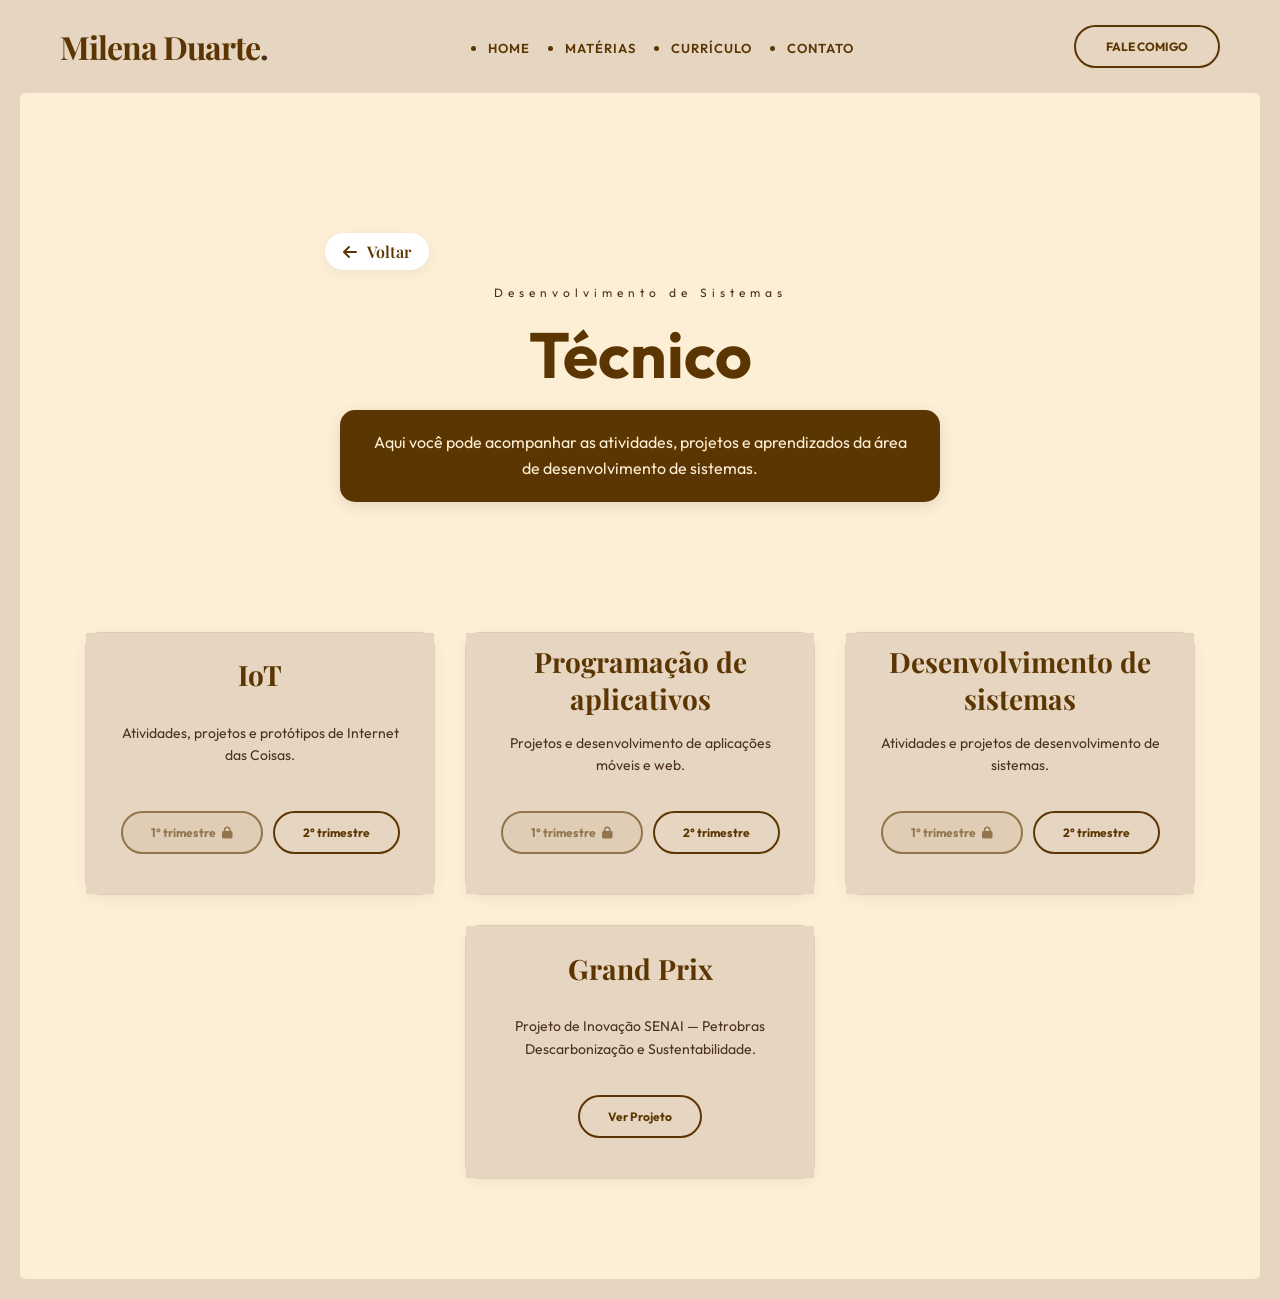
<file: técnico.html>
<!DOCTYPE html>
<html lang="pt-br">
<head>
    <meta charset="UTF-8">
    <meta name="viewport" content="width=device-width, initial-scale=1.0">
    <link rel="icon" type="image/png" href="favicon-32x32.png">
    <title>Técnico - Portfólio Milena</title>
    <!-- Fontes e Ícones -->
    <link href="https://fonts.googleapis.com/css2?family=Outfit:wght@300;400;500;600&family=Playfair+Display:ital,wght@0,400;0,700;1,400&display=swap" rel="stylesheet">
    <link rel="stylesheet" href="https://cdnjs.cloudflare.com/ajax/libs/font-awesome/6.0.0/css/all.min.css">
    <!-- Estilos globais -->
    <link rel="stylesheet" href="style.css">
    <link rel="stylesheet" href="matérias.css">
</head>
<body>
    <!-- Mesma Navbar da Home -->
    <header class="header">
        <nav class="navbar">
            <div class="container">
                <div class="logo">
                    <h1>Milena Duarte<span>.</span></h1>
                </div>
                <ul class="nav-links">
                    <li><a href="index.html#home">Home</a></li>
                    <li><a href="index.html#matérias">matérias</a></li>

                    <li><a href="index.html#servicos">Currículo</a></li>
                    <li><a href="index.html#contato">Contato</a></li>
                </ul>
                <a href="index.html#contato" class="ladygaga" style="margin-top: 0;">FALE COMIGO</a>
            </div>
        </nav>
    </header>

    <!-- Banner igual ao da Home, mas sem as fotos flutuando -->
    <section class="banner" style="height: auto; padding: 150px 0 80px 0;">
        <div class="container banner-content">
            <div class="banner-text">
                <a href="index.html#matérias" class="back-btn"><i class="fas fa-arrow-left"></i> Voltar</a>
                <p class="subtitle">Desenvolvimento de Sistemas</p>
                <!-- Título com a mesma fonte e estilo -->
                <h2 style="font-family: var(--font-title); font-size: 64px; color: var(--text-main); margin: 20px 0;">Técnico</h2>
                
                <!-- Caixa marrom de texto igual da home -->
                <p class="description">
                    Aqui você pode acompanhar as atividades, projetos e aprendizados da área de desenvolvimento de sistemas.
                </p>
            </div>
        </div>
    </section>

    <!-- Seção de cards para listar as áreas técnicas -->
    <section class="cards-section" style="padding-top: 50px;">
        <div class="container cards-container" style="flex-wrap: wrap; justify-content: center; gap: 30px; align-items: stretch;">
            
            <!-- Card IoT -->
            <div class="card" style="margin-top: 0; width: 350px; display: flex; flex-direction: column; justify-content: space-between;">
                <div class="card-content" style="padding: 40px 25px; flex: 1; display: flex; flex-direction: column; justify-content: space-between;">
                    <div>
                        <h3 style="font-family: var(--font-main); font-size: 28px; margin-bottom: 15px; color: var(--text-main); min-height: 64px; display: flex; align-items: center; justify-content: center; text-align: center;">IoT</h3>
                        <p style="color: var(--text-muted); line-height: 1.6; margin-bottom: 25px; text-align: center;">Atividades, projetos e protótipos de Internet das Coisas.</p>
                    </div>
                    <div style="display: flex; gap: 10px; justify-content: center; flex-wrap: wrap;">
                        <a href="#" class="selenagomez locked-btn" style="pointer-events: none; opacity: 0.6; cursor: not-allowed; background: rgba(91,54,2,0.08); display: inline-flex; align-items: center; gap: 6px;">1° trimestre <i class="fas fa-lock"></i></a>
                        <a href="#" class="selenagomez open-modal-btn" data-modal="modalIoT2">2° trimestre</a>
                    </div>
                </div>
            </div>
            
            <!-- Card Programação de Aplicativos -->
            <div class="card" style="margin-top: 0; width: 350px; display: flex; flex-direction: column; justify-content: space-between;">
                <div class="card-content" style="padding: 40px 25px; flex: 1; display: flex; flex-direction: column; justify-content: space-between;">
                    <div>
                        <h3 style="font-family: var(--font-main); font-size: 28px; margin-bottom: 15px; color: var(--text-main); min-height: 64px; display: flex; align-items: center; justify-content: center; text-align: center;">Programação de aplicativos</h3>
                        <p style="color: var(--text-muted); line-height: 1.6; margin-bottom: 25px; text-align: center;">Projetos e desenvolvimento de aplicações móveis e web.</p>
                    </div>
                    <div style="display: flex; gap: 10px; justify-content: center; flex-wrap: wrap;">
                        <a href="#" class="selenagomez locked-btn" style="pointer-events: none; opacity: 0.6; cursor: not-allowed; background: rgba(91,54,2,0.08); display: inline-flex; align-items: center; gap: 6px;">1° trimestre <i class="fas fa-lock"></i></a>
                        <a href="#" class="selenagomez open-modal-btn" data-modal="modalProgApp2">2° trimestre</a>
                    </div>
                </div>
            </div>

            <!-- Card Desenvolvimento de Sistemas -->
            <div class="card" style="margin-top: 0; width: 350px; display: flex; flex-direction: column; justify-content: space-between;">
                <div class="card-content" style="padding: 40px 25px; flex: 1; display: flex; flex-direction: column; justify-content: space-between;">
                    <div>
                        <h3 style="font-family: var(--font-main); font-size: 28px; margin-bottom: 15px; color: var(--text-main); min-height: 64px; display: flex; align-items: center; justify-content: center; text-align: center;">Desenvolvimento de sistemas</h3>
                        <p style="color: var(--text-muted); line-height: 1.6; margin-bottom: 25px; text-align: center;">Atividades e projetos de desenvolvimento de sistemas.</p>
                    </div>
                    <div style="display: flex; gap: 10px; justify-content: center; flex-wrap: wrap;">
                        <a href="#" class="selenagomez locked-btn" style="pointer-events: none; opacity: 0.6; cursor: not-allowed; background: rgba(91,54,2,0.08); display: inline-flex; align-items: center; gap: 6px;">1° trimestre <i class="fas fa-lock"></i></a>
                        <a href="#" class="selenagomez open-modal-btn" data-modal="modalDevSist2">2° trimestre</a>
                    </div>
                </div>
            </div>

            <!-- Card Grand Prix (Embaixo no meio) -->
            <div class="card" style="margin-top: 0; width: 350px; display: flex; flex-direction: column; justify-content: space-between;">
                <div class="card-content" style="padding: 40px 25px; flex: 1; display: flex; flex-direction: column; justify-content: space-between;">
                    <div>
                        <h3 style="font-family: var(--font-main); font-size: 28px; margin-bottom: 15px; color: var(--text-main); min-height: 64px; display: flex; align-items: center; justify-content: center; text-align: center;">Grand Prix</h3>
                        <p style="color: var(--text-muted); line-height: 1.6; margin-bottom: 25px; text-align: center;">Projeto de Inovação SENAI — Petrobras Descarbonização e Sustentabilidade.</p>
                    </div>
                    <div style="display: flex; gap: 10px; justify-content: center; flex-wrap: wrap;">
                        <a href="#" class="selenagomez open-modal-btn" data-modal="projectModal">Ver Projeto</a>
                    </div>
                </div>
            </div>

        </div>
    </section>

    <!-- Modal IoT 1° Trimestre -->
    <div id="modalIoT1" class="modal-overlay">
        <div class="modal-box">
            <span class="close-modal">&times;</span>
            <div class="modal-content-bakery carousel-container" style="width: 100%; height: 100%;">
                <div class="carousel-slide active" style="display: flex; align-items: center; justify-content: space-between; height: 100%; width: 100%;">
                    <div class="hero-text-side">
                        <span class="badge" style="background: var(--bg-white); color: var(--accent-brown);">IoT</span>
                        <h2 class="hero-title" style="color: var(--bg-white); font-family: var(--font-title); font-size: 48px;">Fundamentos de IoT</h2>
                        <div class="hero-divider" style="background-color: var(--bg-white); height: 2px; width: 150px; margin: 15px 0;"></div>
                        <h3 class="hero-subtitle" style="color: var(--bg-white); font-family: var(--font-main); font-size: 24px; letter-spacing: 2px;">1° TRIMESTRE</h3>
                        <p class="hero-description" style="color: var(--bg-creme); font-family: var(--font-main); line-height: 1.6; margin-bottom: 20px;">
                            Atividades e conhecimentos práticos desenvolvidos na área de Internet das Coisas durante o 1° trimestre.
                        </p>
                    </div>
                    <div class="hero-image-side" style="flex: 1.2; height: 100%; padding: 10px; display: flex; align-items: center; justify-content: center;">
                        <p style="color: var(--bg-white); font-family: var(--font-main); text-align: center;">Projetos do 1° Trimestre de IoT</p>
                    </div>
                </div>
            </div>
        </div>
    </div>

    <!-- Modal IoT 2° Trimestre -->
    <div id="modalIoT2" class="modal-overlay">
        <div class="modal-box">
            <span class="close-modal">&times;</span>
            <div class="modal-content-bakery carousel-container" style="width: 100%; height: 100%;">
                
                <!-- Slide 1 -->
                <div class="carousel-slide active" style="display: flex; align-items: center; justify-content: space-between; height: 100%; width: 100%;">
                    <div class="hero-text-side">
                        <span class="badge" style="background: var(--bg-white); color: var(--accent-brown);">IoT</span>
                        <h2 class="hero-title" style="color: var(--bg-white); font-family: var(--font-title); font-size: 40px;">Protótipo de Semáforo Inteligente</h2>
                        <div class="hero-divider" style="background-color: var(--bg-white); height: 2px; width: 150px; margin: 15px 0;"></div>
                        <h3 class="hero-subtitle" style="color: var(--bg-white); font-family: var(--font-main); font-size: 24px; letter-spacing: 2px;">2° TRIMESTRE</h3>
                        <p class="hero-description" style="color: var(--bg-creme); font-family: var(--font-main); line-height: 1.6; margin-bottom: 20px;">
                            <strong>Habilidades:</strong><br>
                            - Programação de Microcontroladores (Arduino / ESP32)<br>
                            - Lógica de Maquinaria de Estados (State Machines)<br>
                            - Montagem de Circuitos e Sinalização Eletrônica<br><br>
                            <strong>Descrição:</strong> Construção de um circuito eletrônico físico para representar o funcionamento e a temporização de um semáforo inteligente, utilizando um microcontrolador para programar e controlar a sequência de acendimento dos LEDs.
                        </p>
                        <div class="carousel-nav">
                            <button class="prev-slide"><i class="fas fa-chevron-left"></i></button>
                            <button class="next-slide"><i class="fas fa-chevron-right"></i></button>
                        </div>
                    </div>
                    <div class="hero-image-side" style="flex: 1.2; height: 100%; padding: 10px; display: flex; align-items: center; justify-content: center;">
                        <div style="position: relative; width: 100%; aspect-ratio: 16/9; box-shadow: 0 4px 15px rgba(0,0,0,0.3); border-radius: 12px; overflow: hidden;">
                            <iframe src="https://www.youtube.com/embed/nkRhrmmJBz4?si=pMayFsaI2fonfsn8" title="Protótipo de Semáforo Inteligente" frameborder="0" style="position: absolute; width: 100%; height: 125%; top: -20%; left: 0;" allow="accelerometer; autoplay; clipboard-write; encrypted-media; gyroscope; picture-in-picture; web-share" referrerpolicy="strict-origin-when-cross-origin" allowfullscreen></iframe>
                        </div>
                    </div>
                </div>

                <!-- Slide 2 -->
                <div class="carousel-slide" style="display: none; align-items: center; justify-content: space-between; height: 100%; width: 100%;">
                    <div class="hero-text-side">
                        <span class="badge" style="background: var(--bg-white); color: var(--accent-brown);">IoT</span>
                        <h2 class="hero-title" style="color: var(--bg-white); font-family: var(--font-title); font-size: 34px;">Controle Básico de Saída Digital — Ligar LED</h2>
                        <div class="hero-divider" style="background-color: var(--bg-white); height: 2px; width: 150px; margin: 15px 0;"></div>
                        <h3 class="hero-subtitle" style="color: var(--bg-white); font-family: var(--font-main); font-size: 24px; letter-spacing: 2px;">2° TRIMESTRE</h3>
                        <p class="hero-description" style="color: var(--bg-creme); font-family: var(--font-main); line-height: 1.6; margin-bottom: 20px;">
                            <strong>Habilidades:</strong><br>
                            - Configuração de Pinos GPIO de Saída<br>
                            - Eletrônica Digital e Dimensionamento de Resistores<br>
                            - Estrutura de Firmware Embarcado em C/C++<br><br>
                            <strong>Descrição:</strong> Desenvolvimento de um projeto introdutório de automação utilizando microcontrolador, com configuração de pinos digitais para controlar o acionamento e o tempo de funcionamento de um LED.
                        </p>
                        <div class="carousel-nav">
                            <button class="prev-slide"><i class="fas fa-chevron-left"></i></button>
                            <button class="next-slide"><i class="fas fa-chevron-right"></i></button>
                        </div>
                    </div>
                    <div class="hero-image-side" style="flex: 1.2; height: 100%; padding: 10px; display: flex; align-items: center; justify-content: center;">
                        <div style="position: relative; width: 100%; aspect-ratio: 16/9; box-shadow: 0 4px 15px rgba(0,0,0,0.3); border-radius: 12px; overflow: hidden;">
                            <iframe src="https://www.youtube.com/embed/j95tsOfhthg?si=heRE-Hd2-27Mi5UZ" title="Controle Básico de Saída Digital — Ligar LED" frameborder="0" style="position: absolute; width: 100%; height: 125%; top: -20%; left: 0;" allow="accelerometer; autoplay; clipboard-write; encrypted-media; gyroscope; picture-in-picture; web-share" referrerpolicy="strict-origin-when-cross-origin" allowfullscreen></iframe>
                        </div>
                    </div>
                </div>

                <!-- Slide 3 -->
                <div class="carousel-slide" style="display: none; align-items: center; justify-content: space-between; height: 100%; width: 100%;">
                    <div class="hero-text-side">
                        <span class="badge" style="background: var(--bg-white); color: var(--accent-brown);">IoT</span>
                        <h2 class="hero-title" style="color: var(--bg-white); font-family: var(--font-title); font-size: 32px;">Controle de LED com Botão (Lógica Toggle Interativa)</h2>
                        <div class="hero-divider" style="background-color: var(--bg-white); height: 2px; width: 150px; margin: 15px 0;"></div>
                        <h3 class="hero-subtitle" style="color: var(--bg-white); font-family: var(--font-main); font-size: 24px; letter-spacing: 2px;">2° TRIMESTRE</h3>
                        <p class="hero-description" style="color: var(--bg-creme); font-family: var(--font-main); line-height: 1.6; margin-bottom: 20px;">
                            <strong>Habilidades:</strong><br>
                            - Leitura de Entradas Digitais &amp; Debounce por Software<br>
                            - Lógica de Alternância de Estado (Toggle Flip-Flop)<br>
                            - Controle Reativo em Sistemas Embarcados<br><br>
                            <strong>Descrição:</strong> Desenvolvimento de um projeto de controle de LED utilizando um push-button, em que cada toque alterna o estado da luz. Também foi applied o debounce para evitar falhas causadas pelo ruído mecânico do botão.
                        </p>
                        <div class="carousel-nav">
                            <button class="prev-slide"><i class="fas fa-chevron-left"></i></button>
                            <button class="next-slide"><i class="fas fa-chevron-right"></i></button>
                        </div>
                    </div>
                    <div class="hero-image-side" style="flex: 1.2; height: 100%; padding: 10px; display: flex; flex-direction: column; justify-content: center;">
                        <div style="position: relative; width: 100%; aspect-ratio: 9/16; max-height: 80%; box-shadow: 0 4px 15px rgba(0,0,0,0.3); border-radius: 12px; overflow: hidden; margin: 0 auto;">
                            <iframe src="https://www.youtube.com/embed/KcOSBOOBPlU" title="Controle de LED com Botão" frameborder="0" style="position: absolute; width: 100%; height: 120%; top: -15%; left: 0;" allow="accelerometer; autoplay; clipboard-write; encrypted-media; gyroscope; picture-in-picture; web-share" referrerpolicy="strict-origin-when-cross-origin" allowfullscreen></iframe>
                        </div>
                        <a href="https://youtube.com/shorts/KcOSBOOBPlU?si=dp7LeyS45tanhJSD" target="_blank" rel="noopener" style="color: var(--bg-white); text-decoration: underline; font-size: 14px; margin-top: 10px; text-align: center;">Assistir no YouTube</a>
                    </div>
                </div>

            </div>
        </div>
    </div>

    <!-- Modal Programação de Aplicativos 1° Trimestre -->
    <div id="modalProgApp1" class="modal-overlay">
        <div class="modal-box">
            <span class="close-modal">&times;</span>
            <div class="modal-content-bakery carousel-container" style="width: 100%; height: 100%;">
                <div class="carousel-slide active" style="display: flex; align-items: center; justify-content: space-between; height: 100%; width: 100%;">
                    <div class="hero-text-side">
                        <span class="badge" style="background: var(--bg-white); color: var(--accent-brown);">Programação de Aplicativos</span>
                        <h2 class="hero-title" style="color: var(--bg-white); font-family: var(--font-title); font-size: 48px;">Desenvolvimento de Apps</h2>
                        <div class="hero-divider" style="background-color: var(--bg-white); height: 2px; width: 150px; margin: 15px 0;"></div>
                        <h3 class="hero-subtitle" style="color: var(--bg-white); font-family: var(--font-main); font-size: 24px; letter-spacing: 2px;">1° TRIMESTRE</h3>
                        <p class="hero-description" style="color: var(--bg-creme); font-family: var(--font-main); line-height: 1.6; margin-bottom: 20px;">
                            Projetos e desenvolvimento de aplicações web e mobile no 1° trimestre.
                        </p>
                    </div>
                    <div class="hero-image-side" style="flex: 1.2; height: 100%; padding: 10px; display: flex; align-items: center; justify-content: center;">
                        <p style="color: var(--bg-white); font-family: var(--font-main); text-align: center;">Atividades do 1° trimestre</p>
                    </div>
                </div>
            </div>
        </div>
    </div>

    <!-- Modal Programação de Aplicativos 2° Trimestre -->
    <div id="modalProgApp2" class="modal-overlay">
        <div class="modal-box">
            <span class="close-modal">&times;</span>
            <div class="modal-content-bakery carousel-container" style="width: 100%; height: 100%;">
                
                <!-- Slide 1 -->
                <div class="carousel-slide active" style="display: flex; align-items: center; justify-content: space-between; height: 100%; width: 100%;">
                    <div class="hero-text-side">
                        <span class="badge" style="background: var(--bg-white); color: var(--accent-brown);">Programação de Aplicativos</span>
                        <h2 class="hero-title" style="color: var(--bg-white); font-family: var(--font-title); font-size: 38px;">Desafio BP Web — Plataforma IoT &amp; Web API</h2>
                        <div class="hero-divider" style="background-color: var(--bg-white); height: 2px; width: 150px; margin: 15px 0;"></div>
                        <h3 class="hero-subtitle" style="color: var(--bg-white); font-family: var(--font-main); font-size: 24px; letter-spacing: 2px;">2° TRIMESTRE</h3>
                        <p class="hero-description" style="color: var(--bg-creme); font-family: var(--font-main); line-height: 1.6; margin-bottom: 20px;">
                            <strong>Habilidades:</strong><br>
                            - Desenvolvimento Web Front-end &amp; Back-end<br>
                            - Consumo de APIs REST e comunicação HTTP<br>
                            - Deploy e hospedagem de aplicações em nuvem (Render)<br><br>
                            <strong>Descrição:</strong> Desenvolvimento de um projeto prático de integração entre sistemas embarcados e uma plataforma web, com criação de rotas para o envio e recebimento de dados de telemetria e publicação da aplicação na nuvem utilizando a Render.
                        </p>
                        <div class="carousel-nav" style="display: none;">
                            <button class="prev-slide"><i class="fas fa-chevron-left"></i></button>
                            <button class="next-slide"><i class="fas fa-chevron-right"></i></button>
                        </div>
                    </div>
                    <div class="hero-image-side" style="flex: 1.2; height: 100%; padding: 10px; display: flex; flex-direction: column; justify-content: center; align-items: center;">
                        <a href="https://rinhasenai2026-ngji.onrender.com/" target="_blank" rel="noopener" style="position: relative; width: 100%; height: 80%; box-shadow: 0 4px 15px rgba(0,0,0,0.3); border-radius: 12px; overflow: hidden; display: block;">
                            <iframe src="https://rinhasenai2026-ngji.onrender.com/" title="Desafio BP Web" frameborder="0" style="position: absolute; width: 100%; height: 100%; top: 0; left: 0; pointer-events: none;"></iframe>
                        </a>
                        <a href="https://rinhasenai2026-ngji.onrender.com/" target="_blank" rel="noopener" style="color: var(--bg-white); text-decoration: underline; font-size: 16px; margin-top: 15px; font-weight: bold;">Acessar Plataforma Web (Render)</a>
                    </div>
                </div>

            </div>
        </div>
    </div>

    <!-- Modal Desenvolvimento de Sistemas 1° Trimestre (Grand Prix) -->
    <div id="projectModal" class="modal-overlay">
        <div class="modal-box">
            <span class="close-modal">&times;</span>
            <div class="modal-content-bakery carousel-container" style="width: 100%; height: 100%;">
                
                <!-- Slide 1 -->
                <div class="carousel-slide active" style="display: flex; align-items: center; justify-content: space-between; height: 100%; width: 100%;">
                    <div class="hero-text-side">
                        <span class="badge" style="background: var(--bg-white); color: var(--accent-brown);">Desenvolvimento de Sistemas</span>
                        <h2 class="hero-title" style="color: var(--bg-white); font-family: var(--font-title); font-size: 64px;">Grand Prix</h2>
                        <div class="hero-divider" style="background-color: var(--bg-white); height: 2px; width: 150px; margin: 15px 0;"></div>
                        <h3 class="hero-subtitle" style="color: var(--bg-white); font-family: var(--font-main); font-size: 24px; letter-spacing: 2px;">1° TRIMESTRE</h3>
                        <p class="hero-description" style="color: var(--bg-creme); font-family: var(--font-main); line-height: 1.6; margin-bottom: 20px;">
                            Pitch Grand Prix. Realizamos um projeto do SENAI de Inovação chamado grand prix, onde solucionamos um desafio designado a nossa equipe. Nosso desafio foi da Petrobras Descarbonização, Eficiência Energética e Performance Sustentável. O Grand Prix SENAI 2026 é uma competição de inovação aberta que une criatividade, colaboração e empreendedorismo para enfrentar desafios reais propostos por empresas e organizações.<br><br>
                            Link do <a href="https://canva.link/sjpoqmpefi54brm" target="_blank" style="color: var(--bg-white); text-decoration: underline;">Lean Canva</a>
                        </p>
                        <div class="carousel-nav" style="display: none;">
                            <button class="prev-slide"><i class="fas fa-chevron-left"></i></button>
                            <button class="next-slide"><i class="fas fa-chevron-right"></i></button>
                        </div>
                    </div>
                    <div class="hero-image-side" style="flex: 1.2; height: 100%; padding: 10px; display: flex; align-items: center; justify-content: center;">
                        <div style="position: relative; width: 100%; aspect-ratio: 16/9; box-shadow: 0 4px 15px rgba(0,0,0,0.3); border-radius: 12px; overflow: hidden;">
                            <iframe src="https://www.youtube.com/embed/CZZmJzWEinw?si=dRH4DRLXIRHUCazU" title="YouTube video player" frameborder="0" style="position: absolute; width: 100%; height: 125%; top: -20%; left: 0;" allow="accelerometer; autoplay; clipboard-write; encrypted-media; gyroscope; picture-in-picture; web-share" referrerpolicy="strict-origin-when-cross-origin" allowfullscreen></iframe>
                        </div>
                    </div>
                </div>

            </div>
        </div>
    </div>

    <!-- Modal Desenvolvimento de Sistemas 2° Trimestre -->
    <div id="modalDevSist2" class="modal-overlay">
        <div class="modal-box">
            <span class="close-modal">&times;</span>
            <div class="modal-content-bakery carousel-container" style="width: 100%; height: 100%;">
                
                <!-- Slide 1 -->
                <div class="carousel-slide active" style="display: flex; align-items: center; justify-content: space-between; height: 100%; width: 100%;">
                    <div class="hero-text-side">
                        <span class="badge" style="background: var(--bg-white); color: var(--accent-brown);">Desenvolvimento de Sistemas</span>
                        <h2 class="hero-title" style="color: var(--bg-white); font-family: var(--font-title); font-size: 38px;">Desafio BP Web — Plataforma IoT &amp; Web API</h2>
                        <div class="hero-divider" style="background-color: var(--bg-white); height: 2px; width: 150px; margin: 15px 0;"></div>
                        <h3 class="hero-subtitle" style="color: var(--bg-white); font-family: var(--font-main); font-size: 24px; letter-spacing: 2px;">2° TRIMESTRE</h3>
                        <p class="hero-description" style="color: var(--bg-creme); font-family: var(--font-main); line-height: 1.6; margin-bottom: 20px;">
                            <strong>Habilidades:</strong><br>
                            - Desenvolvimento Web Front-end &amp; Back-end<br>
                            - Consumo de APIs REST e comunicação HTTP<br>
                            - Deploy e hospedagem de aplicações em nuvem (Render)<br><br>
                            <strong>Descrição:</strong> Desenvolvimento de um projeto prático de integração entre sistemas embarcados e uma plataforma web, com criação de rotas para o envio e recebimento de dados de telemetria e publicação da aplicação na nuvem utilizando a Render.
                        </p>
                        <div class="carousel-nav" style="display: none;">
                            <button class="prev-slide"><i class="fas fa-chevron-left"></i></button>
                            <button class="next-slide"><i class="fas fa-chevron-right"></i></button>
                        </div>
                    </div>
                    <div class="hero-image-side" style="flex: 1.2; height: 100%; padding: 10px; display: flex; flex-direction: column; justify-content: center; align-items: center;">
                        <a href="https://rinhasenai2026-ngji.onrender.com/" target="_blank" rel="noopener" style="position: relative; width: 100%; height: 80%; box-shadow: 0 4px 15px rgba(0,0,0,0.3); border-radius: 12px; overflow: hidden; display: block;">
                            <iframe src="https://rinhasenai2026-ngji.onrender.com/" title="Desafio BP Web" frameborder="0" style="position: absolute; width: 100%; height: 100%; top: 0; left: 0; pointer-events: none;"></iframe>
                        </a>
                        <a href="https://rinhasenai2026-ngji.onrender.com/" target="_blank" rel="noopener" style="color: var(--bg-white); text-decoration: underline; font-size: 16px; margin-top: 15px; font-weight: bold;">Acessar Plataforma Web (Render)</a>
                    </div>
                </div>

            </div>
        </div>
    </div>
    <script src="script.js"></script>
</body>
</html>
</file>
<file: style.css>
:root {
    --bg-creme: #e6d5c0;
    /* Fundo principal da imagem (um pouco mais escuro) */
    --bg-white: #fdefd6;
    /* Fundo do banner */
    --accent-brown: #5b3602;
    /* Marrom escuro dos botões e textos */
    --text-muted: #4a3022;
    /* Texto secundário */
    --font-main: 'Playfair Display', serif;
    /* Serifada elegante */
    --font-sans: 'Outfit', sans-serif;
    /* Sans para corpo */
}

html {
    scroll-behavior: smooth;
}

* {
    margin: 0;
    padding: 0;
    box-sizing: border-box;
}

body {
    background-color: var(--bg-creme);
    font-family: var(--font-sans);
    color: var(--accent-brown);
}

.container {
    max-width: 1200px;
    margin: 0 auto;
    padding: 0 20px;
    display: flex;
    justify-content: space-between;
    align-items: center;
}

/* --- Header & Nav --- */
.top-bar {
    border-bottom: 1px solid rgba(107, 77, 61, 0.1);
    padding: 10px 0;
    font-size: 11px;
    letter-spacing: 2px;
}

.social-icons a {
    margin-left: 15px;
    color: var(--accent-brown);
    font-size: 14px;
}

.navbar {
    padding: 25px 0;
}

.logo h1 {
    font-family: var(--font-main);
    font-size: 32px;
    letter-spacing: -1px;
}

.logo span {
    color: var(--text-muted);
}

.nav-links {
    display: flex;
    gap: 35px;
}

.nav-links a {
    text-transform: uppercase;
    font-size: 13px;
    font-weight: 600;
    letter-spacing: 1px;
    text-decoration: none;
    color: var(--accent-brown);
    position: relative;
    transition: color 0.3s ease;
}

.nav-links a::after {
    content: '';
    position: absolute;
    bottom: -4px;
    left: 0;
    width: 0;
    height: 2px;
    background-color: var(--text-muted);
    transition: width 0.3s ease;
}

.nav-links a:hover {
    color: var(--text-muted);
}

.nav-links a:hover::after {
    width: 100%;
}

/* --- Botões --- */
.ladygaga {
    padding: 12px 28px;
    border-radius: 50px;
    text-decoration: none;
    font-weight: bold;
    font-size: 12px;
    transition: 0.3s;
    display: inline-block;
    /* Importante para que a margem funcione corretamente */
    margin-top: 10px;
    padding: 12px 30px;

}

.primary-cta {
    background: var(--accent-brown);
    color: white;
}

.ladygaga {
    border: 2px solid var(--accent-brown);
    color: var(--accent-brown);
}

.selenagomez {
    border: 2px solid var(--accent-brown);
    color: var(--accent-brown);
    padding: 12px 28px;
    border-radius: 50px;
    text-decoration: none;
    font-weight: bold;
    font-size: 12px;
    transition: 0.3s;
    display: inline-block;
    margin-top: 10px;
}

.selenagomez:hover {
    background-color: var(--accent-brown);
    color: var(--bg-white);
}

/* --- Banner (O "Coração" da Inspiração) --- */
.banner {
    height: 85vh;
    background-color: var(--bg-white);
    position: relative;
    display: flex;
    align-items: center;
    overflow: hidden;
    margin: 0 20px 0 20px;
    border-radius: 5px 5px 0 0;
}

.banner-content {
    justify-content: center;
    text-align: center;
    z-index: 2;
}

.banner-text h2 {
    font-family: var(--font-main);
    font-size: 64px;
    line-height: 1.1;
    margin: 20px 0;

}

.subtitle {
    font-size: 12px;
    letter-spacing: 5px;
    color: var(--text-muted);
}

.description {
    text-align: center;
    background-color: var(--accent-brown);
    color: var(--bg-white);
    padding: 20px 30px;
    border-radius: 15px;
    max-width: 600px;
    margin: 0 auto;
    box-shadow: 0 4px 15px rgba(0, 0, 0, 0.1);
    line-height: 1.6;
}

/* Elementos flutuantes simulando as fotos da imagem */
.element {
    position: absolute;
    background-size: cover;
    background-position: center;
    border-radius: 10px;
    box-shadow: 0 10px 30px rgba(0, 0, 0, 0.05);
    filter: grayscale(20%);
    transition: transform 0.3s ease, box-shadow 0.3s ease, filter 0.3s ease;
}

.element img {
    width: 100%;
    height: 100%;
    object-fit: cover;
    border-radius: inherit;
    display: block;
}

.e1 {
    width: 250px;
    height: 300px;
    left: -50px;
    top: 10%;
    transform: rotate(-5deg);
}

.e2 {
    width: 180px;
    height: 180px;
    left: 10%;
    bottom: 10%;
    border-radius: 50%;
}

.e3 {
    width: 300px;
    height: 250px;
    right: -40px;
    top: 15%;
    transform: rotate(8deg);
}

.e4 {
    width: 200px;
    height: 280px;
    right: 5%;
    bottom: 20px;
}

.e1:hover {
    transform: translateY(-10px) rotate(-5deg);
    box-shadow: 0 15px 30px rgba(0, 0, 0, 0.2);
    filter: grayscale(0%);
    z-index: 10;
}

.e2:hover {
    transform: translateY(-10px);
    box-shadow: 0 15px 30px rgba(0, 0, 0, 0.2);
    filter: grayscale(0%);
    z-index: 10;
}

.e3:hover {
    transform: translateY(-10px) rotate(8deg);
    box-shadow: 0 15px 30px rgba(0, 0, 0, 0.2);
    filter: grayscale(0%);
    z-index: 10;
}

.e4:hover {
    transform: translateY(-10px);
    box-shadow: 0 15px 30px rgba(0, 0, 0, 0.2);
    filter: grayscale(0%);
    z-index: 10;
}

/* --- Cards Section (Técnico / Matérias) --- */
.cards-section {
    padding: 100px 0;
    background-color: var(--bg-white);
    margin: 0 20px 20px 20px;
    border-radius: 0 0 5px 5px;
}

.cards-container {
    display: flex;
    gap: 40px;
    justify-content: center;
}

.card {
    background-color: var(--bg-creme);
    border-radius: 15px;
    width: 450px;
    box-shadow: 0 4px 15px rgba(0, 0, 0, 0.05);
    transition: transform 0.3s ease, box-shadow 0.3s ease;
    text-align: center;
    border: 1px solid rgba(91, 54, 2, 0.05);
    position: relative;
    margin-top: 110px;
}

.card:hover {
    transform: translateY(-10px);
    box-shadow: 0 15px 30px rgba(0, 0, 0, 0.2);
}

.card-image-placeholder {
    width: 95%;
    height: 300px;
    margin: -120px auto 0 auto;
    overflow: hidden;
    border-radius: 15px;
    position: relative;
    z-index: 2;
}

.card-image-placeholder img {
    width: 100%;
    height: 100%;
    object-fit: cover;
    transition: transform 0.5s ease;
}

.card:hover .card-image-placeholder img {
    transform: scale(1.05);
}

.card-content {
    padding: 0 30px 40px;
    background-color: var(--bg-creme);
    color: var(--accent-brown);
}

.card-content h3 {
    font-family: var(--font-main);
    font-size: 32px;
    margin-top: -30px;
    margin-bottom: 15px;
}

/* --- Modal (Sobreposição) --- */
.modal-overlay {
    visibility: hidden;
    opacity: 0;
    position: fixed;
    top: 0;
    left: 0;
    width: 100%;
    height: 100%;
    background-color: rgba(0, 0, 0, 0.6);
    z-index: 1000;
    display: flex;
    justify-content: center;
    align-items: center;
    transition: opacity 0.3s ease, visibility 0.3s;
}

.modal-overlay.active {
    visibility: visible;
    opacity: 1;
}

.modal-box {
    background-color: var(--accent-brown); /* Caixa marrom escuro */
    width: 90%;
    max-width: 1000px;
    height: 80vh;
    border-radius: 20px;
    position: relative;
    padding: 60px 50px;
    box-shadow: 0 20px 50px rgba(0,0,0,0.4);
    transform: translateY(50px) scale(0.95);
    transition: transform 0.4s cubic-bezier(0.175, 0.885, 0.32, 1.275);
    overflow: hidden;
}

.modal-overlay.active .modal-box {
    transform: translateY(0) scale(1); /* Efeito pulando pra cima e aumentando levemente */
}

.close-modal {
    position: absolute;
    top: 20px;
    right: 30px;
    color: var(--bg-white);
    font-size: 45px;
    line-height: 1;
    font-weight: 300;
    cursor: pointer;
    transition: transform 0.2s ease;
    z-index: 10;
}

.close-modal:hover {
    transform: scale(1.2) rotate(90deg);
}

.modal-content-bakery {
    display: flex;
    align-items: center;
    justify-content: space-between;
    height: 100%;
    position: relative;
    z-index: 2;
}

.modal-content-bakery .hero-text-side {
    flex: 1;
    max-width: 500px;
    max-height: 100%;
    overflow-y: auto;
    padding-right: 20px;
}

/* Estilização da Scrollbar do Modal */
.hero-text-side::-webkit-scrollbar {
    width: 6px;
}

.hero-text-side::-webkit-scrollbar-track {
    background: rgba(255, 255, 255, 0.05);
    border-radius: 10px;
}

.hero-text-side::-webkit-scrollbar-thumb {
    background: var(--bg-white);
    border-radius: 10px;
    opacity: 0.5;
}

.hero-text-side::-webkit-scrollbar-thumb:hover {
    background: #fff;
}

.modal-content-bakery .hero-image-side {
    flex: 1;
    position: relative;
    height: 100%;
    display: flex;
    justify-content: center;
    align-items: center;
}

/* --- Carrossel dentro do Modal --- */
.carousel-nav {
    display: flex;
    gap: 15px;
    margin-top: 20px;
}

.carousel-nav button {
    background-color: transparent;
    color: var(--bg-white);
    border: 2px solid var(--bg-white);
    width: 45px;
    height: 45px;
    border-radius: 50%;
    cursor: pointer;
    font-size: 18px;
    display: flex;
    align-items: center;
    justify-content: center;
    transition: all 0.3s ease;
}

.carousel-nav button:hover {
    background-color: var(--bg-white);
    color: var(--accent-brown);
    transform: scale(1.1);
}

.carousel-slide {
    animation: fadeInSlide 0.4s ease forwards;
}

@keyframes fadeInSlide {
    from { opacity: 0; transform: translateX(20px); }
    to { opacity: 1; transform: translateX(0); }
}

/* --- Image Slider Boxes --- */
.image-slider-box {
    position: relative;
    width: 380px;
    height: 480px;
    border-radius: 15px;
    background-color: var(--bg-white);
    box-shadow: 0 15px 40px rgba(0,0,0,0.15);
    overflow: hidden;
    display: flex;
    align-items: center;
    justify-content: center;
}

.slider-slides {
    position: relative;
    width: 100%;
    height: 100%;
}

.slider-slides img {
    position: absolute;
    top: 0;
    left: 0;
    width: 100%;
    height: 100%;
    object-fit: cover;
    opacity: 0;
    transition: opacity 0.4s ease-in-out;
}

.slider-slides img.active {
    opacity: 1;
    z-index: 1;
}

.slider-btn {
    position: absolute;
    top: 50%;
    transform: translateY(-50%);
    background-color: rgba(255, 255, 255, 0.8);
    color: var(--accent-brown);
    border: none;
    width: 40px;
    height: 40px;
    border-radius: 50%;
    cursor: pointer;
    z-index: 5;
    display: flex;
    align-items: center;
    justify-content: center;
    font-size: 18px;
    transition: background-color 0.3s;
}

.slider-btn:hover {
    background-color: var(--bg-white);
}

.prev-btn {
    left: 10px;
}

.next-btn {
    right: 10px;
}

.card-content p {
    font-size: 14px;
    line-height: 1.6;
    margin-bottom: 25px;
    color: var(--text-muted);
}

@media (max-width: 768px) {

    .nav-links,
    .top-bar {
        display: none;
    }

    .banner-text h2 {
        font-size: 40px;
    }

    .element {
        opacity: 0.3;
    }

    /* Suaviza as imagens no mobile */
}
</file>
<file: matérias.css>
.back-btn {
    display: flex;
    align-items: center;
    gap: 10px;
    color: var(--accent-brown);
    text-decoration: none;
    font-family: var(--font-main);
    font-weight: 600;
    margin-bottom: 15px;
    margin-left: -15px;
    margin-top: -10px;
    margin-right: auto;
    transition: all 0.3s ease;
    padding: 8px 18px;
    border-radius: 50px;
    background: white;
    box-shadow: 0 4px 15px rgba(0,0,0,0.05);
    width: fit-content;
}

.back-btn:hover {
    transform: translateX(-5px);
    background: rgba(139, 69, 19, 0.1);
}

.back-btn i {
    font-size: 1rem;
}
</file>
